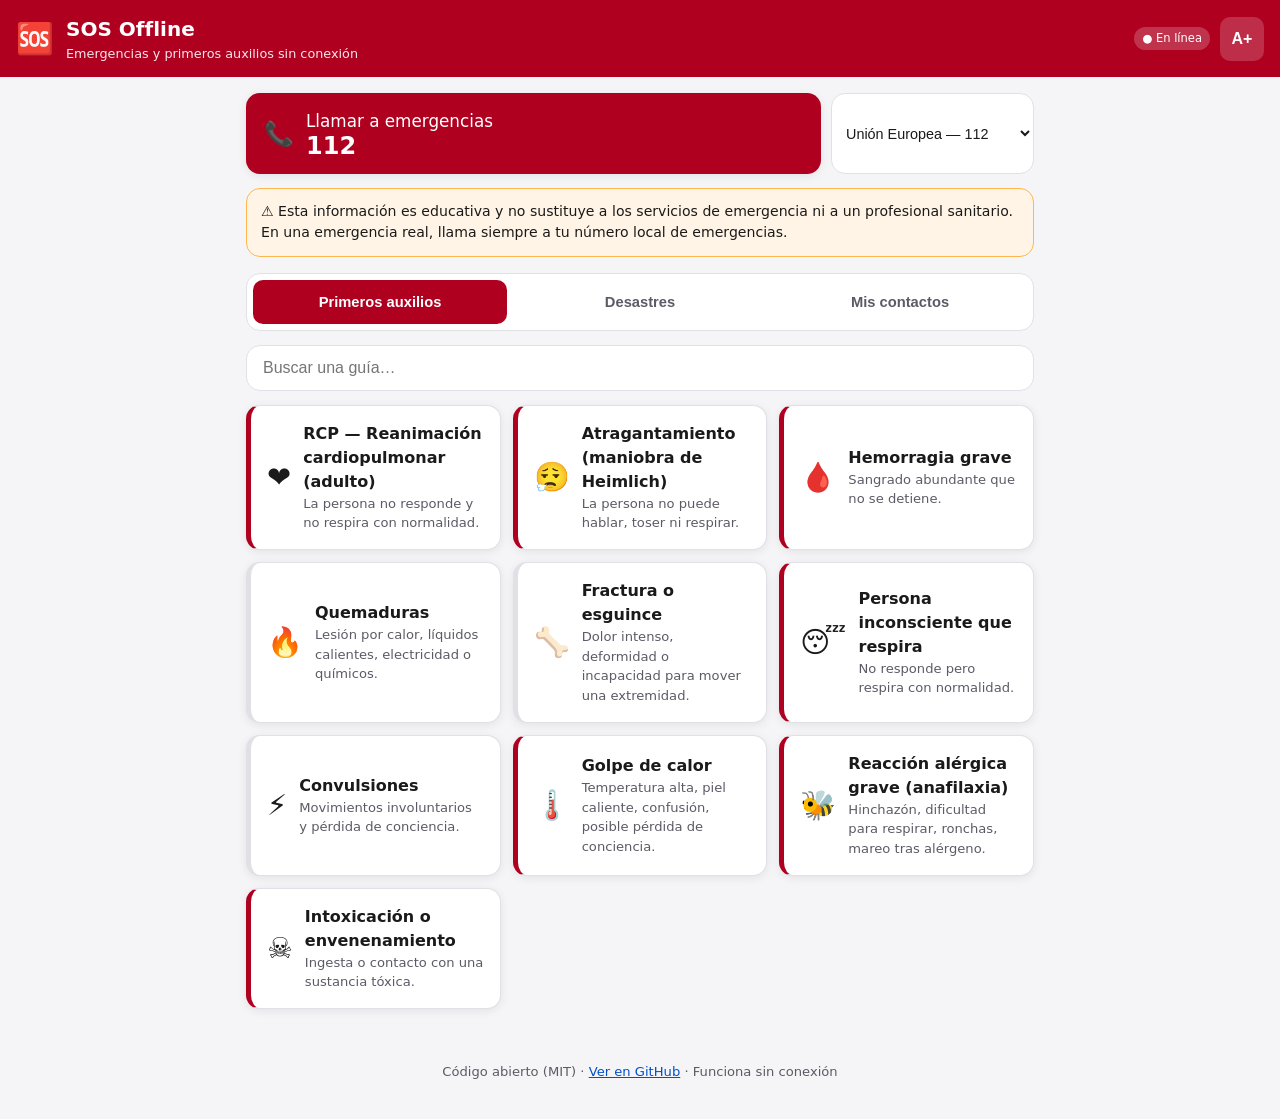
<file: V1/index.html>
<!DOCTYPE html>
<html lang="es">
<head>
  <meta charset="UTF-8" />
  <meta name="viewport" content="width=device-width, initial-scale=1.0, viewport-fit=cover" />
  <meta name="description" content="Guía de emergencias y primeros auxilios que funciona sin conexión a internet. Gratuita, privada y de código abierto." />
  <meta name="theme-color" content="#b00020" />
  <title>SOS Offline — Emergencias sin conexión</title>
  <link rel="manifest" href="manifest.webmanifest" />
  <link rel="icon" href="assets/icons/icon.svg" type="image/svg+xml" />
  <link rel="apple-touch-icon" href="assets/icons/icon.svg" />
  <link rel="stylesheet" href="assets/css/styles.css" />
</head>
<body>
  <a class="skip-link" href="#main">Saltar al contenido</a>

  <header class="app-header">
    <div class="brand">
      <span class="brand__logo" aria-hidden="true">🆘</span>
      <div>
        <h1 class="brand__title">SOS Offline</h1>
        <p class="brand__tagline">Emergencias y primeros auxilios sin conexión</p>
      </div>
    </div>
    <div class="header-actions">
      <span id="net-status" class="net-status" role="status" aria-live="polite"></span>
      <button id="text-size" class="icon-btn" type="button" aria-pressed="false" title="Aumentar tamaño del texto">
        <span aria-hidden="true">A+</span>
        <span class="sr-only">Aumentar tamaño del texto</span>
      </button>
    </div>
  </header>

  <main id="main" class="content">
    <!-- Llamada rápida a emergencias -->
    <section class="call-bar" aria-label="Llamada de emergencia">
      <a id="call-emergency" class="call-bar__btn" href="tel:112">
        <span class="call-bar__icon" aria-hidden="true">📞</span>
        <span>
          Llamar a emergencias
          <strong id="call-number">112</strong>
        </span>
      </a>
      <label class="call-bar__select">
        <span class="sr-only">Elegir número de emergencias por región</span>
        <select id="region-select"></select>
      </label>
    </section>

    <p class="disclaimer" role="note">
      ⚠️ Esta información es educativa y no sustituye a los servicios de emergencia
      ni a un profesional sanitario. En una emergencia real, llama siempre a tu
      número local de emergencias.
    </p>

    <!-- Navegación por pestañas -->
    <nav class="tabs" role="tablist" aria-label="Secciones">
      <button class="tab" role="tab" id="tab-first-aid" aria-controls="panel-first-aid" aria-selected="true">Primeros auxilios</button>
      <button class="tab" role="tab" id="tab-disasters" aria-controls="panel-disasters" aria-selected="false">Desastres</button>
      <button class="tab" role="tab" id="tab-contacts" aria-controls="panel-contacts" aria-selected="false">Mis contactos</button>
    </nav>

    <!-- Buscador -->
    <div class="search-wrap" id="search-wrap">
      <input id="search" type="search" placeholder="Buscar una guía…" aria-label="Buscar una guía" autocomplete="off" />
    </div>

    <section id="panel-first-aid" class="panel" role="tabpanel" aria-labelledby="tab-first-aid" tabindex="0">
      <div id="first-aid-list" class="card-grid"></div>
    </section>

    <section id="panel-disasters" class="panel" role="tabpanel" aria-labelledby="tab-disasters" tabindex="0" hidden>
      <div id="disasters-list" class="card-grid"></div>
    </section>

    <section id="panel-contacts" class="panel" role="tabpanel" aria-labelledby="tab-contacts" tabindex="0" hidden>
      <p class="panel__intro">
        Guarda contactos personales (familia, vecinos, médico). Se almacenan
        <strong>solo en este dispositivo</strong>; nunca se envían a ningún servidor.
      </p>
      <form id="contact-form" class="contact-form">
        <label>Nombre
          <input id="contact-name" type="text" required maxlength="60" placeholder="Ej. María (vecina)" />
        </label>
        <label>Teléfono
          <input id="contact-phone" type="tel" required maxlength="30" placeholder="Ej. +34 600 000 000" />
        </label>
        <button class="btn-primary" type="submit">Añadir contacto</button>
      </form>
      <ul id="contacts-list" class="contacts-list" aria-live="polite"></ul>
    </section>
  </main>

  <!-- Diálogo de detalle de una guía -->
  <dialog id="guide-dialog" class="guide-dialog" aria-labelledby="guide-title">
    <article>
      <header class="guide-dialog__head">
        <h2 id="guide-title"></h2>
        <button id="guide-close" class="icon-btn" type="button" aria-label="Cerrar">✕</button>
      </header>
      <div id="guide-body" class="guide-body"></div>
    </article>
  </dialog>

  <footer class="app-footer">
    <p>
      Código abierto (MIT) ·
      <a href="https://github.com/" id="repo-link" rel="noopener">Ver en GitHub</a> ·
      Funciona sin conexión
    </p>
  </footer>

  <script src="assets/js/data.js"></script>
  <script src="assets/js/app.js"></script>
</body>
</html>
</file>
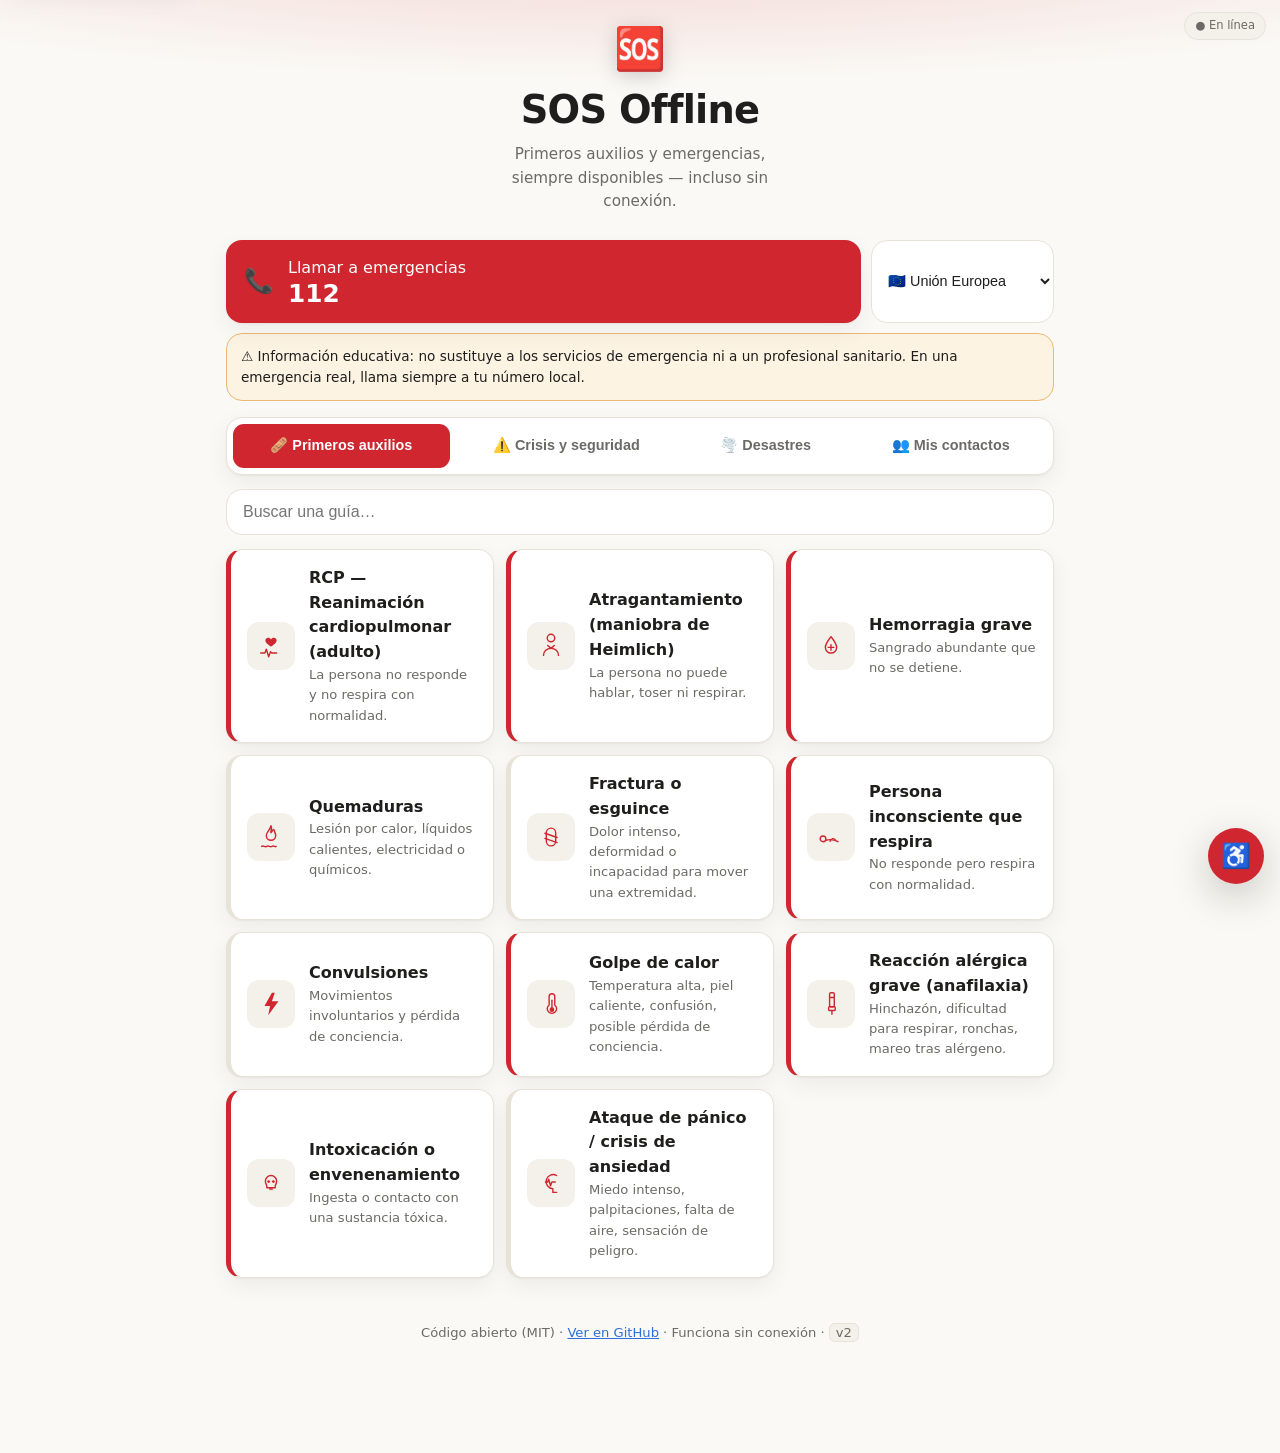
<file: V2/index.html>
<!DOCTYPE html>
<html lang="es">
<head>
  <meta charset="UTF-8" />
  <meta name="viewport" content="width=device-width, initial-scale=1.0, viewport-fit=cover" />
  <meta name="description" content="Guía de primeros auxilios, crisis y emergencias que funciona sin conexión a internet. Gratuita, privada y de código abierto." />
  <meta name="theme-color" content="#cf2630" />
  <title>SOS Offline — Emergencias sin conexión</title>
  <link rel="manifest" href="manifest.webmanifest" />
  <link rel="icon" href="assets/icons/icon.svg" type="image/svg+xml" />
  <link rel="apple-touch-icon" href="assets/icons/icon.svg" />
  <link rel="stylesheet" href="assets/css/styles.css" />
</head>
<body>
  <a class="skip-link" href="#main">Saltar al contenido</a>

  <!-- Cabecera tipo "hero" centrada (estética moderna) -->
  <header class="hero">
    <span id="net-status" class="net-status" role="status" aria-live="polite"></span>
    <div class="hero__logo" aria-hidden="true">🆘</div>
    <h1 class="hero__title">SOS Offline</h1>
    <p class="hero__tagline">Primeros auxilios y emergencias, siempre disponibles — incluso sin conexión.</p>
  </header>

  <main id="main" class="content">
    <!-- Llamada rápida a emergencias -->
    <section class="call-bar" aria-label="Llamada de emergencia">
      <a id="call-emergency" class="call-bar__btn" href="tel:112">
        <span class="call-bar__icon" aria-hidden="true">📞</span>
        <span class="call-bar__label">
          Llamar a emergencias
          <strong id="call-number">112</strong>
        </span>
      </a>
      <label class="call-bar__select">
        <span class="sr-only">Elegir país para el número de emergencias</span>
        <select id="region-select"></select>
      </label>
    </section>
    <div id="service-chips" class="service-chips" aria-label="Servicios de emergencia"></div>

    <p class="disclaimer" role="note">
      ⚠️ Información educativa: no sustituye a los servicios de emergencia ni a un
      profesional sanitario. En una emergencia real, llama siempre a tu número local.
    </p>

    <!-- Navegación por pestañas -->
    <nav class="tabs" role="tablist" aria-label="Secciones">
      <button class="tab" role="tab" id="tab-first-aid" aria-controls="panel-first-aid" aria-selected="true">🩹 Primeros auxilios</button>
      <button class="tab" role="tab" id="tab-crisis" aria-controls="panel-crisis" aria-selected="false">⚠️ Crisis y seguridad</button>
      <button class="tab" role="tab" id="tab-disasters" aria-controls="panel-disasters" aria-selected="false">🌪️ Desastres</button>
      <button class="tab" role="tab" id="tab-contacts" aria-controls="panel-contacts" aria-selected="false">👥 Mis contactos</button>
    </nav>

    <div class="search-wrap" id="search-wrap">
      <input id="search" type="search" placeholder="Buscar una guía…" aria-label="Buscar una guía" autocomplete="off" />
    </div>

    <section id="panel-first-aid" class="panel" role="tabpanel" aria-labelledby="tab-first-aid" tabindex="0">
      <div id="first-aid-list" class="card-grid"></div>
    </section>

    <section id="panel-crisis" class="panel" role="tabpanel" aria-labelledby="tab-crisis" tabindex="0" hidden>
      <p class="panel__intro">
        Guías para situaciones de drogas, armas y violencia. Tu seguridad es lo
        primero: actúa solo cuando la zona sea segura.
      </p>
      <div id="crisis-list" class="card-grid"></div>
    </section>

    <section id="panel-disasters" class="panel" role="tabpanel" aria-labelledby="tab-disasters" tabindex="0" hidden>
      <div id="disasters-list" class="card-grid"></div>
    </section>

    <section id="panel-contacts" class="panel" role="tabpanel" aria-labelledby="tab-contacts" tabindex="0" hidden>
      <p class="panel__intro">
        Guarda contactos personales (familia, vecinos, médico). Se almacenan
        <strong>solo en este dispositivo</strong>; nunca se envían a ningún servidor.
      </p>
      <form id="contact-form" class="contact-form">
        <label>Nombre
          <input id="contact-name" type="text" required maxlength="60" placeholder="Ej. María (vecina)" />
        </label>
        <label>Teléfono
          <input id="contact-phone" type="tel" required maxlength="30" placeholder="Ej. +34 600 000 000" />
        </label>
        <button class="btn-primary" type="submit">Añadir contacto</button>
      </form>
      <ul id="contacts-list" class="contacts-list" aria-live="polite"></ul>
    </section>
  </main>

  <!-- Diálogo de detalle de una guía -->
  <dialog id="guide-dialog" class="guide-dialog" aria-labelledby="guide-title">
    <article>
      <header class="guide-dialog__head">
        <div class="guide-dialog__heading">
          <span id="guide-ill" class="guide-dialog__ill" aria-hidden="true"></span>
          <h2 id="guide-title"></h2>
        </div>
        <div class="guide-dialog__actions">
          <button id="guide-speak" class="chip-btn" type="button" aria-pressed="false">
            <span aria-hidden="true">🔊</span> Leer
          </button>
          <button id="guide-close" class="icon-btn" type="button" aria-label="Cerrar">✕</button>
        </div>
      </header>
      <div id="guide-body" class="guide-body"></div>
    </article>
  </dialog>

  <!-- Botón flotante de accesibilidad (sigue al usuario) -->
  <div class="a11y-fab" id="a11y-fab">
    <div class="a11y-menu" id="a11y-menu" role="menu" aria-label="Opciones de accesibilidad" hidden>
      <div class="a11y-menu__row">
        <span class="a11y-menu__label">Tamaño del texto</span>
        <div class="a11y-menu__group">
          <button id="font-dec" class="a11y-btn" type="button" aria-label="Reducir tamaño del texto">A−</button>
          <button id="font-inc" class="a11y-btn" type="button" aria-label="Aumentar tamaño del texto">A+</button>
        </div>
      </div>
      <div class="a11y-menu__row">
        <span class="a11y-menu__label">Tema</span>
        <button id="theme-toggle" class="a11y-btn a11y-btn--wide" type="button" aria-pressed="false">
          <span id="theme-label">Oscuro</span>
        </button>
      </div>
      <div class="a11y-menu__row">
        <span class="a11y-menu__label">Alto contraste</span>
        <button id="contrast-toggle" class="a11y-btn a11y-btn--wide" type="button" aria-pressed="false">
          <span id="contrast-label">Activar</span>
        </button>
      </div>
    </div>
    <button id="a11y-toggle" class="a11y-fab__btn" type="button" aria-expanded="false" aria-controls="a11y-menu" aria-label="Opciones de accesibilidad">
      <span aria-hidden="true">♿</span>
    </button>
  </div>

  <footer class="app-footer">
    <p>
      Código abierto (MIT) ·
      <a href="https://github.com/" id="repo-link" rel="noopener">Ver en GitHub</a> ·
      Funciona sin conexión · <span class="ver">v2</span>
    </p>
  </footer>

  <script src="assets/js/data.js"></script>
  <script src="assets/js/illustrations.js"></script>
  <script src="assets/js/app.js"></script>
</body>
</html>
</file>
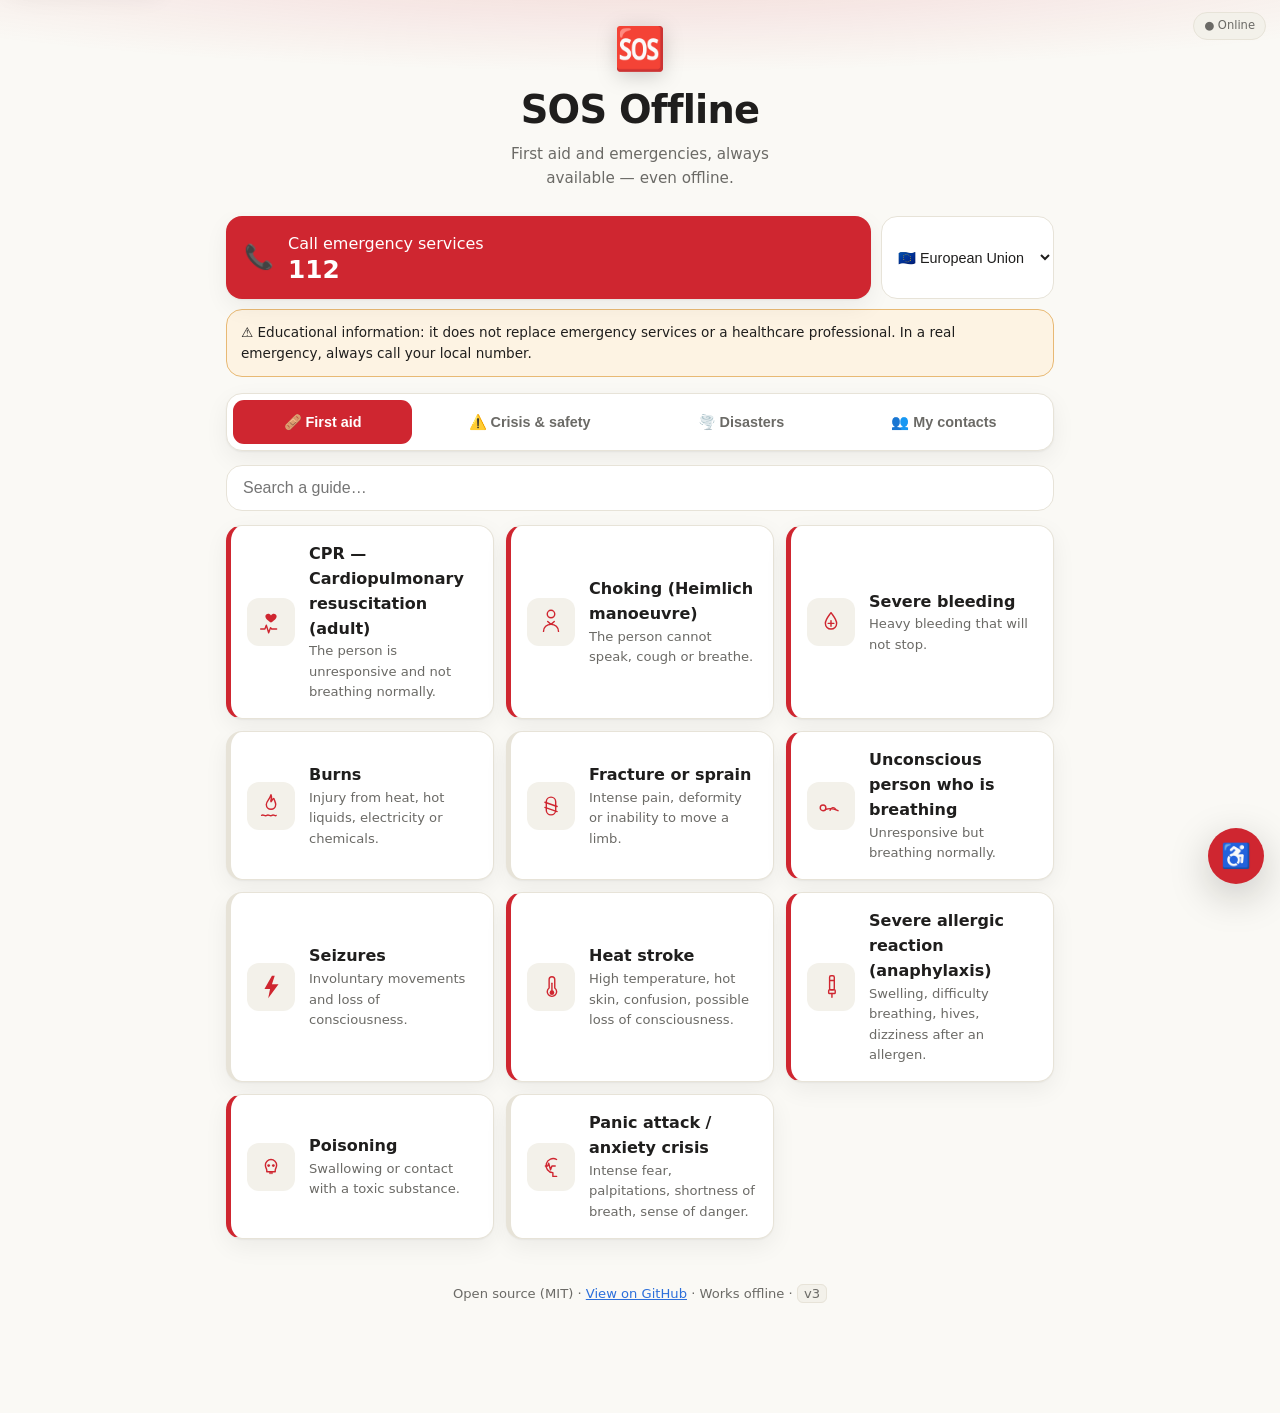
<file: V3/index.html>
<!DOCTYPE html>
<html lang="es">
<head>
  <meta charset="UTF-8" />
  <meta name="viewport" content="width=device-width, initial-scale=1.0, viewport-fit=cover" />
  <meta name="description" content="Guía de primeros auxilios, crisis y emergencias que funciona sin conexión a internet. Gratuita, privada y de código abierto. Disponible en español, inglés y portugués." />
  <meta name="theme-color" content="#cf2630" />
  <title>SOS Offline — Emergencias sin conexión</title>
  <link rel="manifest" href="manifest.webmanifest" />
  <link rel="icon" href="assets/icons/icon.svg" type="image/svg+xml" />
  <link rel="icon" type="image/png" sizes="192x192" href="assets/icons/icon-192.png" />
  <link rel="apple-touch-icon" href="assets/icons/icon-192.png" />
  <link rel="stylesheet" href="assets/css/styles.css" />
</head>
<body>
  <a class="skip-link" id="skip-link" href="#main">↓</a>

  <!-- Cabecera tipo "hero" centrada (estética moderna) -->
  <header class="hero">
    <span id="net-status" class="net-status" role="status" aria-live="polite"></span>
    <div class="hero__logo" aria-hidden="true">🆘</div>
    <h1 class="hero__title">SOS Offline</h1>
    <p class="hero__tagline" id="hero-tagline"></p>
  </header>

  <main id="main" class="content">
    <!-- Llamada rápida a emergencias -->
    <section class="call-bar" aria-label="SOS">
      <a id="call-emergency" class="call-bar__btn" href="tel:112">
        <span class="call-bar__icon" aria-hidden="true">📞</span>
        <span class="call-bar__label">
          <span id="call-label"></span>
          <strong id="call-number">112</strong>
        </span>
      </a>
      <label class="call-bar__select">
        <span class="sr-only" id="region-sr"></span>
        <select id="region-select"></select>
      </label>
    </section>
    <div id="service-chips" class="service-chips"></div>

    <p class="disclaimer" id="disclaimer" role="note"></p>

    <!-- Navegación por pestañas -->
    <nav class="tabs" role="tablist" aria-label="Secciones">
      <button class="tab" role="tab" id="tab-first-aid" aria-controls="panel-first-aid" aria-selected="true"></button>
      <button class="tab" role="tab" id="tab-crisis" aria-controls="panel-crisis" aria-selected="false"></button>
      <button class="tab" role="tab" id="tab-disasters" aria-controls="panel-disasters" aria-selected="false"></button>
      <button class="tab" role="tab" id="tab-contacts" aria-controls="panel-contacts" aria-selected="false"></button>
    </nav>

    <div class="search-wrap" id="search-wrap">
      <input id="search" type="search" aria-label="Buscar" autocomplete="off" />
    </div>

    <section id="panel-first-aid" class="panel" role="tabpanel" aria-labelledby="tab-first-aid" tabindex="0">
      <div id="first-aid-list" class="card-grid"></div>
    </section>

    <section id="panel-crisis" class="panel" role="tabpanel" aria-labelledby="tab-crisis" tabindex="0" hidden>
      <p class="panel__intro" id="crisis-intro"></p>
      <div id="crisis-list" class="card-grid"></div>
    </section>

    <section id="panel-disasters" class="panel" role="tabpanel" aria-labelledby="tab-disasters" tabindex="0" hidden>
      <div id="disasters-list" class="card-grid"></div>
    </section>

    <section id="panel-contacts" class="panel" role="tabpanel" aria-labelledby="tab-contacts" tabindex="0" hidden>
      <p class="panel__intro" id="contacts-intro"></p>
      <form id="contact-form" class="contact-form">
        <label><span id="lbl-name"></span>
          <input id="contact-name" type="text" required maxlength="60" />
        </label>
        <label><span id="lbl-phone"></span>
          <input id="contact-phone" type="tel" required maxlength="30" />
        </label>
        <button class="btn-primary" type="submit" id="add-contact"></button>
      </form>
      <ul id="contacts-list" class="contacts-list" aria-live="polite"></ul>
    </section>
  </main>

  <!-- Diálogo de detalle de una guía -->
  <dialog id="guide-dialog" class="guide-dialog" aria-labelledby="guide-title">
    <article>
      <header class="guide-dialog__head">
        <div class="guide-dialog__heading">
          <span id="guide-ill" class="guide-dialog__ill" aria-hidden="true"></span>
          <h2 id="guide-title"></h2>
        </div>
        <div class="guide-dialog__actions">
          <button id="guide-speak" class="chip-btn" type="button" aria-pressed="false">
            <span aria-hidden="true">🔊</span><span id="speak-text"></span>
          </button>
          <button id="guide-close" class="icon-btn" type="button">✕</button>
        </div>
      </header>
      <div id="guide-body" class="guide-body"></div>
    </article>
  </dialog>

  <!-- Botón flotante de accesibilidad (sigue al usuario) -->
  <div class="a11y-fab" id="a11y-fab">
    <div class="a11y-menu" id="a11y-menu" role="menu" hidden>
      <div class="a11y-menu__row">
        <span class="a11y-menu__label" id="lbl-language"></span>
        <select id="lang-select" class="a11y-select"></select>
      </div>
      <div class="a11y-menu__row">
        <span class="a11y-menu__label" id="lbl-textsize"></span>
        <div class="a11y-menu__group">
          <button id="font-dec" class="a11y-btn" type="button">A−</button>
          <button id="font-inc" class="a11y-btn" type="button">A+</button>
        </div>
      </div>
      <div class="a11y-menu__row">
        <span class="a11y-menu__label" id="lbl-theme"></span>
        <button id="theme-toggle" class="a11y-btn a11y-btn--wide" type="button" aria-pressed="false">
          <span id="theme-label"></span>
        </button>
      </div>
      <div class="a11y-menu__row">
        <span class="a11y-menu__label" id="lbl-contrast"></span>
        <button id="contrast-toggle" class="a11y-btn a11y-btn--wide" type="button" aria-pressed="false">
          <span id="contrast-label"></span>
        </button>
      </div>
    </div>
    <button id="a11y-toggle" class="a11y-fab__btn" type="button" aria-expanded="false" aria-controls="a11y-menu">
      <span aria-hidden="true">♿</span>
    </button>
  </div>

  <footer class="app-footer">
    <p>
      <span id="foot-os"></span> ·
      <a href="https://github.com/" id="repo-link" rel="noopener"><span id="foot-github"></span></a> ·
      <span id="foot-offline"></span> · <span class="ver">v3</span>
    </p>
  </footer>

  <script src="assets/js/i18n.js"></script>
  <script src="assets/js/data.js"></script>
  <script src="assets/js/illustrations.js"></script>
  <script src="assets/js/app.js"></script>
</body>
</html>
</file>
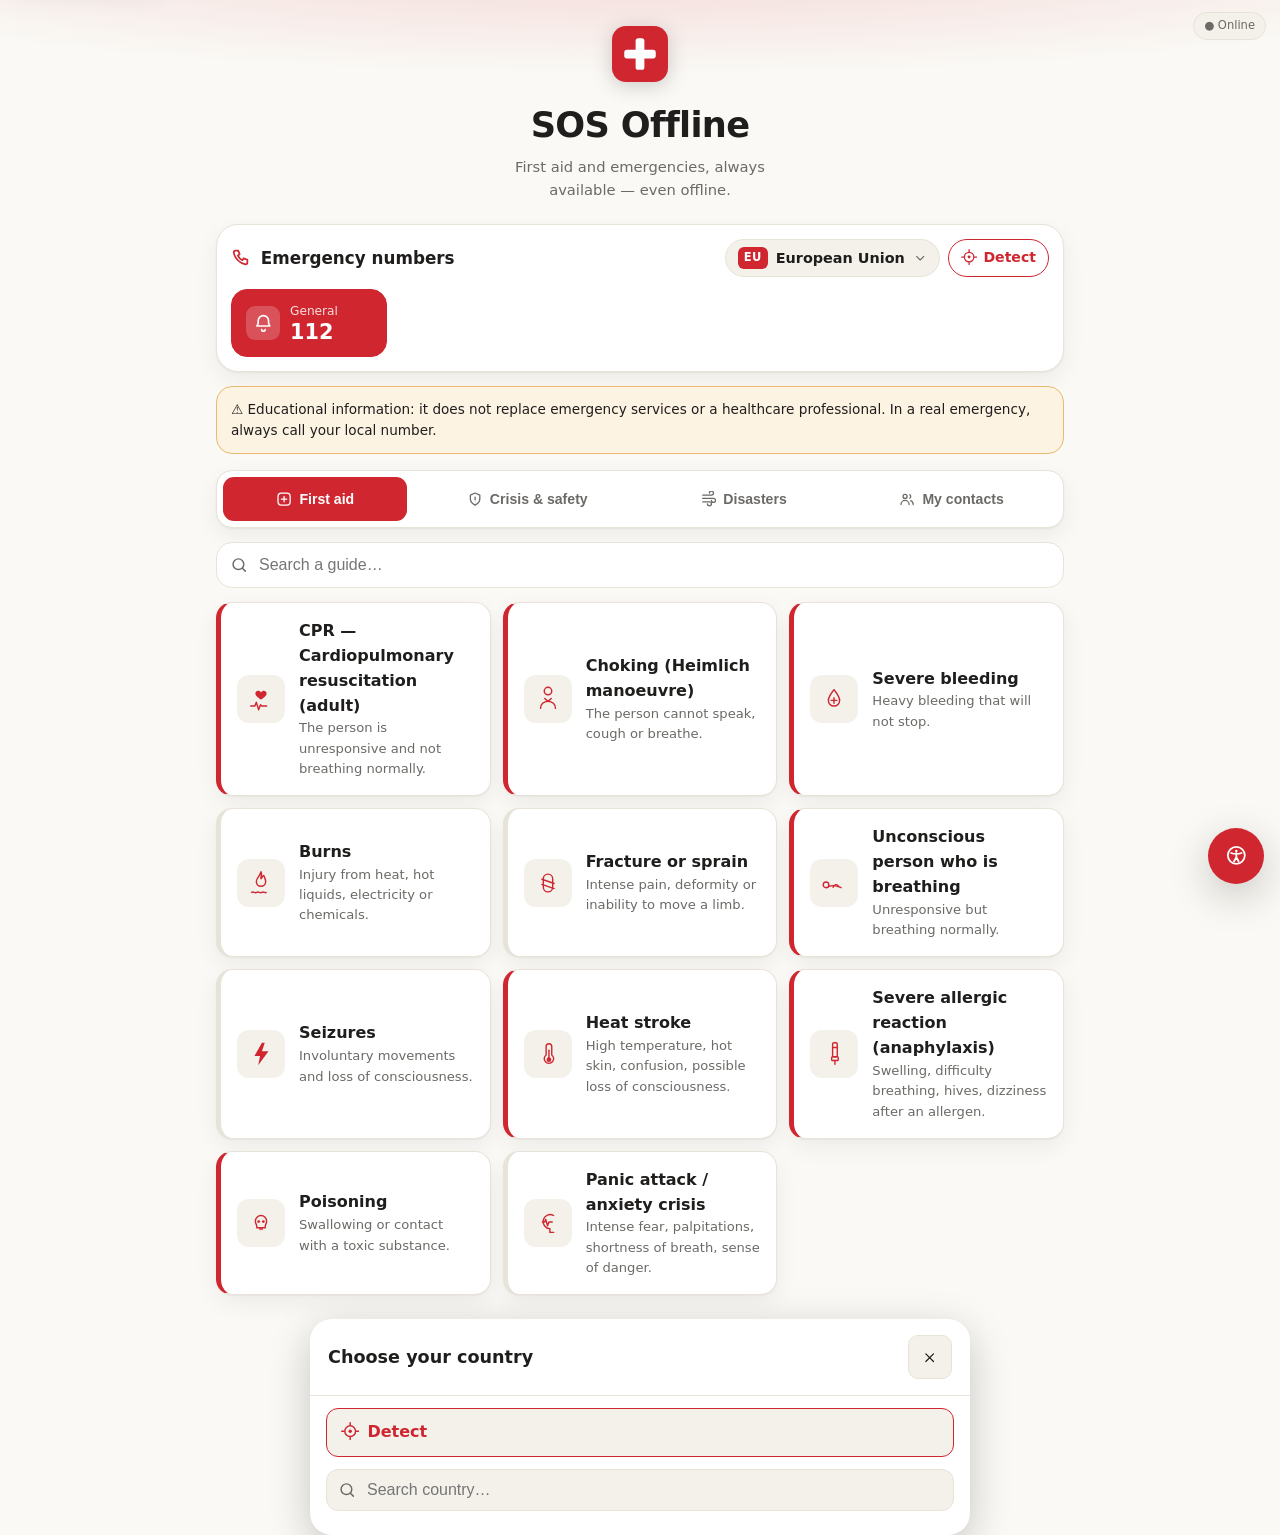
<file: V4/index.html>
<!DOCTYPE html>
<html lang="es">
<head>
  <meta charset="UTF-8" />
  <meta name="viewport" content="width=device-width, initial-scale=1.0, viewport-fit=cover" />
  <meta name="description" content="Guía de primeros auxilios, crisis y emergencias que funciona sin conexión. Gratuita, privada y de código abierto. Español, English, Português, Français, Deutsch, Italiano, 中文." />
  <meta name="theme-color" content="#cf2630" />
  <title>SOS Offline — Emergencias sin conexión</title>
  <link rel="manifest" href="manifest.webmanifest" />
  <link rel="icon" href="assets/icons/icon.svg" type="image/svg+xml" />
  <link rel="icon" type="image/png" sizes="192x192" href="assets/icons/icon-192.png" />
  <link rel="apple-touch-icon" href="assets/icons/icon-192.png" />
  <link rel="stylesheet" href="assets/css/styles.css" />
</head>
<body>
  <a class="skip-link" id="skip-link" href="#main">↓</a>

  <header class="hero">
    <span id="net-status" class="net-status" role="status" aria-live="polite"></span>
    <span class="hero__logo" id="hero-logo" aria-hidden="true"></span>
    <h1 class="hero__title">SOS Offline</h1>
    <p class="hero__tagline" id="hero-tagline"></p>
  </header>

  <main id="main" class="content">
    <!-- Números de emergencia -->
    <section class="emergency" aria-labelledby="emergency-title">
      <div class="emergency__head">
        <h2 class="emergency__title" id="emergency-title">
          <span class="emergency__title-ic" data-icon="phone"></span>
          <span id="emergency-title-txt"></span>
        </h2>
        <div class="emergency__controls">
          <button id="country-btn" class="country-btn" type="button">
            <span class="country-btn__badge" id="country-badge"></span>
            <span class="country-btn__name" id="country-name"></span>
            <span class="country-btn__chev" data-icon="chevron"></span>
          </button>
          <button id="detect-btn" class="detect-btn" type="button">
            <span data-icon="detect"></span><span id="detect-txt"></span>
          </button>
        </div>
      </div>
      <div id="num-grid" class="num-grid" aria-label="Emergencia"></div>
    </section>

    <p class="disclaimer" id="disclaimer" role="note"></p>

    <!-- Navegación por pestañas -->
    <nav class="tabs" role="tablist" aria-label="Secciones">
      <button class="tab" role="tab" id="tab-first-aid" aria-controls="panel-first-aid" aria-selected="true">
        <span class="tab__ic" data-icon="firstaid"></span><span class="tab__txt" id="txt-firstaid"></span>
      </button>
      <button class="tab" role="tab" id="tab-crisis" aria-controls="panel-crisis" aria-selected="false">
        <span class="tab__ic" data-icon="crisis"></span><span class="tab__txt" id="txt-crisis"></span>
      </button>
      <button class="tab" role="tab" id="tab-disasters" aria-controls="panel-disasters" aria-selected="false">
        <span class="tab__ic" data-icon="disasters"></span><span class="tab__txt" id="txt-disasters"></span>
      </button>
      <button class="tab" role="tab" id="tab-contacts" aria-controls="panel-contacts" aria-selected="false">
        <span class="tab__ic" data-icon="contacts"></span><span class="tab__txt" id="txt-contacts"></span>
      </button>
    </nav>

    <div class="search-wrap" id="search-wrap">
      <span class="search-ic" data-icon="search"></span>
      <input id="search" type="search" aria-label="Buscar" autocomplete="off" />
    </div>

    <section id="panel-first-aid" class="panel" role="tabpanel" aria-labelledby="tab-first-aid" tabindex="0">
      <div id="first-aid-list" class="card-grid"></div>
    </section>
    <section id="panel-crisis" class="panel" role="tabpanel" aria-labelledby="tab-crisis" tabindex="0" hidden>
      <p class="panel__intro" id="crisis-intro"></p>
      <div id="crisis-list" class="card-grid"></div>
    </section>
    <section id="panel-disasters" class="panel" role="tabpanel" aria-labelledby="tab-disasters" tabindex="0" hidden>
      <div id="disasters-list" class="card-grid"></div>
    </section>
    <section id="panel-contacts" class="panel" role="tabpanel" aria-labelledby="tab-contacts" tabindex="0" hidden>
      <p class="panel__intro" id="contacts-intro"></p>
      <form id="contact-form" class="contact-form">
        <label><span id="lbl-name"></span>
          <input id="contact-name" type="text" required maxlength="60" />
        </label>
        <label><span id="lbl-phone"></span>
          <input id="contact-phone" type="tel" required maxlength="30" />
        </label>
        <button class="btn-primary" type="submit" id="add-contact"></button>
      </form>
      <ul id="contacts-list" class="contacts-list" aria-live="polite"></ul>
    </section>
  </main>

  <!-- Diálogo de detalle de una guía -->
  <dialog id="guide-dialog" class="guide-dialog" aria-labelledby="guide-title">
    <article>
      <header class="guide-dialog__head">
        <div class="guide-dialog__heading">
          <span id="guide-ill" class="guide-dialog__ill" aria-hidden="true"></span>
          <h2 id="guide-title"></h2>
        </div>
        <button id="guide-close" class="icon-btn" type="button"><span data-icon="close"></span></button>
      </header>
      <div id="guide-body" class="guide-body"></div>
      <footer class="guide-dialog__foot">
        <button id="guide-speak" class="foot-btn" type="button" aria-pressed="false">
          <span data-icon="read"></span><span id="speak-text"></span>
        </button>
        <button id="guide-download" class="foot-btn foot-btn--primary" type="button">
          <span data-icon="download"></span><span id="download-text"></span>
        </button>
      </footer>
    </article>
  </dialog>

  <!-- Selector de país (animado) -->
  <dialog id="country-dialog" class="country-dialog" aria-labelledby="country-dialog-title">
    <header class="country-dialog__head">
      <h2 id="country-dialog-title"></h2>
      <button id="country-close" class="icon-btn" type="button"><span data-icon="close"></span></button>
    </header>
    <button id="country-detect" class="detect-row" type="button">
      <span data-icon="detect"></span><span id="country-detect-txt"></span>
    </button>
    <div class="country-search">
      <span class="search-ic" data-icon="search"></span>
      <input id="country-search-input" type="search" autocomplete="off" />
    </div>
    <ul id="country-list" class="country-list"></ul>
  </dialog>

  <!-- Botón flotante de accesibilidad -->
  <div class="a11y-fab" id="a11y-fab">
    <div class="a11y-menu" id="a11y-menu" role="menu" hidden>
      <div class="a11y-menu__row">
        <span class="a11y-menu__label"><span data-icon="globe"></span> <span id="lbl-language"></span></span>
        <select id="lang-select" class="a11y-select"></select>
      </div>
      <div class="a11y-menu__row">
        <span class="a11y-menu__label" id="lbl-textsize"></span>
        <div class="a11y-menu__group">
          <button id="font-dec" class="a11y-btn" type="button">A−</button>
          <button id="font-inc" class="a11y-btn" type="button">A+</button>
        </div>
      </div>
      <div class="a11y-menu__row">
        <span class="a11y-menu__label" id="lbl-theme"></span>
        <button id="theme-toggle" class="a11y-btn a11y-btn--wide" type="button" aria-pressed="false">
          <span id="theme-icon" data-icon="moon"></span><span id="theme-label"></span>
        </button>
      </div>
      <div class="a11y-menu__row">
        <span class="a11y-menu__label" id="lbl-contrast"></span>
        <button id="contrast-toggle" class="a11y-btn a11y-btn--wide" type="button" aria-pressed="false">
          <span id="contrast-label"></span>
        </button>
      </div>
    </div>
    <button id="a11y-toggle" class="a11y-fab__btn" type="button" aria-expanded="false" aria-controls="a11y-menu">
      <span data-icon="accessibility"></span>
    </button>
  </div>

  <footer class="app-footer">
    <p>
      <span id="foot-os"></span> ·
      <a href="https://github.com/xXxCoNtReRaSxXx/sos-offline" id="repo-link" rel="noopener"><span id="foot-github"></span></a> ·
      <span id="foot-offline"></span> · <span class="ver">v4</span>
    </p>
  </footer>

  <script src="assets/js/i18n.js"></script>
  <script src="assets/js/data.js"></script>
  <script src="assets/js/content-extra.js"></script>
  <script src="assets/js/illustrations.js"></script>
  <script src="assets/js/icons.js"></script>
  <script src="assets/js/app.js"></script>
</body>
</html>
</file>
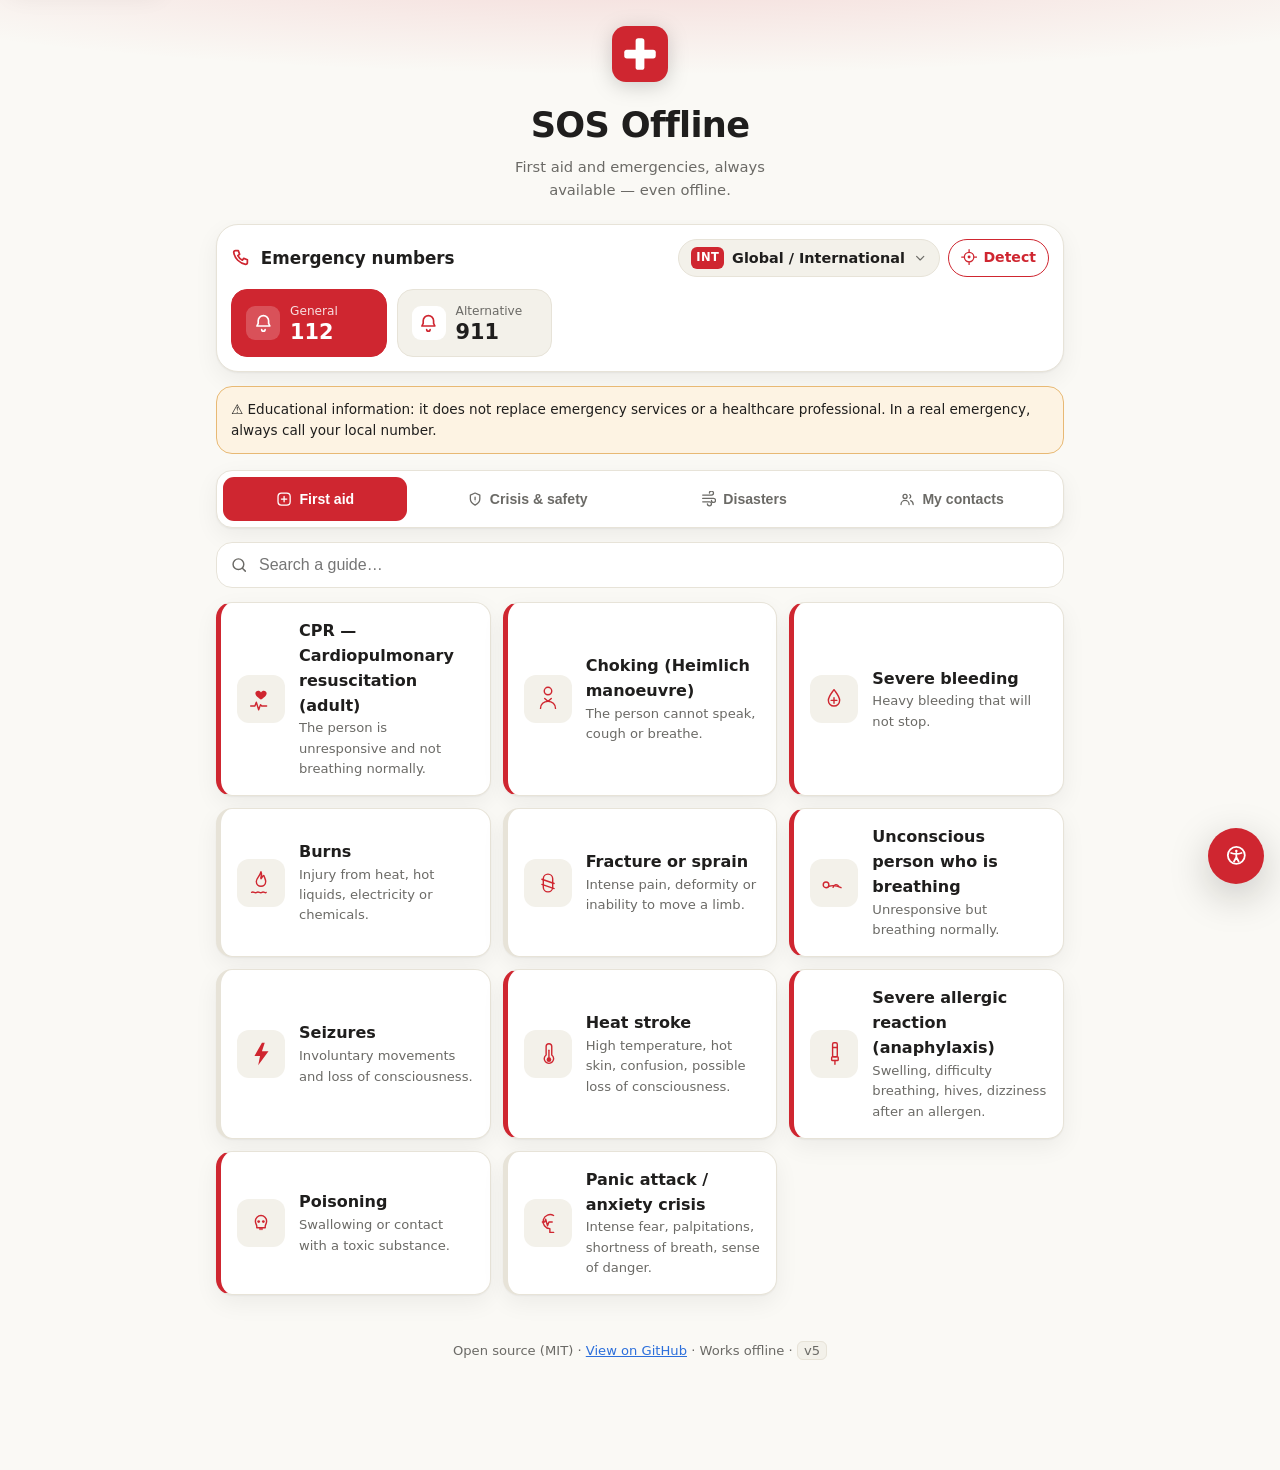
<file: V5/index.html>
<!DOCTYPE html>
<html lang="es">
<head>
  <meta charset="UTF-8" />
  <meta name="viewport" content="width=device-width, initial-scale=1.0, viewport-fit=cover" />
  <meta name="description" content="Guía de primeros auxilios, crisis y emergencias que funciona sin conexión. Gratuita, privada y de código abierto. Español, English, Português, Français, Deutsch, Italiano, 中文." />
  <meta name="theme-color" content="#cf2630" />
  <title>SOS Offline — Emergencias sin conexión</title>
  <link rel="manifest" href="manifest.webmanifest" />
  <link rel="icon" href="assets/icons/icon.svg" type="image/svg+xml" />
  <link rel="icon" type="image/png" sizes="192x192" href="assets/icons/icon-192.png" />
  <link rel="apple-touch-icon" href="assets/icons/icon-192.png" />
  <link rel="stylesheet" href="assets/css/styles.css" />
</head>
<body>
  <a class="skip-link" id="skip-link" href="#main">↓</a>

  <header class="hero">
    <span id="net-status" class="net-status" role="status" aria-live="polite"></span>
    <span class="hero__logo" id="hero-logo" aria-hidden="true"></span>
    <h1 class="hero__title">SOS Offline</h1>
    <p class="hero__tagline" id="hero-tagline"></p>
  </header>

  <main id="main" class="content">
    <!-- Números de emergencia -->
    <section class="emergency" aria-labelledby="emergency-title">
      <div class="emergency__head">
        <h2 class="emergency__title" id="emergency-title">
          <span class="emergency__title-ic" data-icon="phone"></span>
          <span id="emergency-title-txt"></span>
        </h2>
        <div class="emergency__controls">
          <button id="country-btn" class="country-btn" type="button">
            <span class="country-btn__badge" id="country-badge"></span>
            <span class="country-btn__name" id="country-name"></span>
            <span class="country-btn__chev" data-icon="chevron"></span>
          </button>
          <button id="detect-btn" class="detect-btn" type="button">
            <span data-icon="detect"></span><span id="detect-txt"></span>
          </button>
        </div>
      </div>
      <div id="num-grid" class="num-grid" aria-label="Emergencia"></div>
    </section>

    <p class="disclaimer" id="disclaimer" role="note"></p>

    <!-- Navegación por pestañas -->
    <nav class="tabs" role="tablist" aria-label="Secciones">
      <button class="tab" role="tab" id="tab-first-aid" aria-controls="panel-first-aid" aria-selected="true">
        <span class="tab__ic" data-icon="firstaid"></span><span class="tab__txt" id="txt-firstaid"></span>
      </button>
      <button class="tab" role="tab" id="tab-crisis" aria-controls="panel-crisis" aria-selected="false">
        <span class="tab__ic" data-icon="crisis"></span><span class="tab__txt" id="txt-crisis"></span>
      </button>
      <button class="tab" role="tab" id="tab-disasters" aria-controls="panel-disasters" aria-selected="false">
        <span class="tab__ic" data-icon="disasters"></span><span class="tab__txt" id="txt-disasters"></span>
      </button>
      <button class="tab" role="tab" id="tab-contacts" aria-controls="panel-contacts" aria-selected="false">
        <span class="tab__ic" data-icon="contacts"></span><span class="tab__txt" id="txt-contacts"></span>
      </button>
    </nav>

    <div class="search-wrap" id="search-wrap">
      <span class="search-ic" data-icon="search"></span>
      <input id="search" type="search" aria-label="Buscar" autocomplete="off" />
    </div>

    <section id="panel-first-aid" class="panel" role="tabpanel" aria-labelledby="tab-first-aid" tabindex="0">
      <div id="first-aid-list" class="card-grid"></div>
    </section>
    <section id="panel-crisis" class="panel" role="tabpanel" aria-labelledby="tab-crisis" tabindex="0" hidden>
      <p class="panel__intro" id="crisis-intro"></p>
      <div id="crisis-list" class="card-grid"></div>
    </section>
    <section id="panel-disasters" class="panel" role="tabpanel" aria-labelledby="tab-disasters" tabindex="0" hidden>
      <div id="disasters-list" class="card-grid"></div>
    </section>
    <section id="panel-contacts" class="panel" role="tabpanel" aria-labelledby="tab-contacts" tabindex="0" hidden>
      <p class="panel__intro" id="contacts-intro"></p>
      <form id="contact-form" class="contact-form">
        <label><span id="lbl-name"></span>
          <input id="contact-name" type="text" required maxlength="60" />
        </label>
        <label><span id="lbl-phone"></span>
          <input id="contact-phone" type="tel" required maxlength="30" />
        </label>
        <button class="btn-primary" type="submit" id="add-contact"></button>
      </form>
      <ul id="contacts-list" class="contacts-list" aria-live="polite"></ul>
    </section>

    <!-- Resultados de la búsqueda global (todas las categorías) -->
    <section id="panel-search" class="panel" aria-label="Resultados" hidden>
      <div id="search-results" class="card-grid"></div>
      <p id="search-empty" class="empty" hidden></p>
    </section>
  </main>

  <!-- Diálogo de detalle de una guía -->
  <dialog id="guide-dialog" class="guide-dialog" aria-labelledby="guide-title">
    <article>
      <header class="guide-dialog__head">
        <div class="guide-dialog__heading">
          <span id="guide-ill" class="guide-dialog__ill" aria-hidden="true"></span>
          <h2 id="guide-title"></h2>
        </div>
        <button id="guide-close" class="icon-btn" type="button"><span data-icon="close"></span></button>
      </header>
      <div id="guide-body" class="guide-body"></div>
      <footer class="guide-dialog__foot">
        <button id="guide-speak" class="foot-btn" type="button" aria-pressed="false">
          <span data-icon="read"></span><span id="speak-text"></span>
        </button>
        <button id="guide-download" class="foot-btn foot-btn--primary" type="button">
          <span data-icon="download"></span><span id="download-text"></span>
        </button>
      </footer>
    </article>
  </dialog>

  <!-- Selector de país (animado) -->
  <dialog id="country-dialog" class="country-dialog" aria-labelledby="country-dialog-title">
    <header class="country-dialog__head">
      <h2 id="country-dialog-title"></h2>
      <button id="country-close" class="icon-btn" type="button"><span data-icon="close"></span></button>
    </header>
    <button id="country-detect" class="detect-row" type="button">
      <span data-icon="detect"></span><span id="country-detect-txt"></span>
    </button>
    <div class="country-search">
      <span class="search-ic" data-icon="search"></span>
      <input id="country-search-input" type="search" autocomplete="off" />
    </div>
    <ul id="country-list" class="country-list"></ul>
  </dialog>

  <!-- Botón flotante de accesibilidad -->
  <div class="a11y-fab" id="a11y-fab">
    <div class="a11y-menu" id="a11y-menu" role="menu" hidden>
      <div class="a11y-menu__row">
        <span class="a11y-menu__label"><span data-icon="globe"></span> <span id="lbl-language"></span></span>
        <select id="lang-select" class="a11y-select"></select>
      </div>
      <div class="a11y-menu__row">
        <span class="a11y-menu__label" id="lbl-textsize"></span>
        <div class="a11y-menu__group">
          <button id="font-dec" class="a11y-btn" type="button">A−</button>
          <button id="font-inc" class="a11y-btn" type="button">A+</button>
        </div>
      </div>
      <div class="a11y-menu__row">
        <span class="a11y-menu__label" id="lbl-theme"></span>
        <button id="theme-toggle" class="a11y-btn a11y-btn--wide" type="button" aria-pressed="false">
          <span id="theme-icon" data-icon="moon"></span><span id="theme-label"></span>
        </button>
      </div>
      <div class="a11y-menu__row">
        <span class="a11y-menu__label" id="lbl-contrast"></span>
        <button id="contrast-toggle" class="a11y-btn a11y-btn--wide" type="button" aria-pressed="false">
          <span id="contrast-label"></span>
        </button>
      </div>
    </div>
    <button id="a11y-toggle" class="a11y-fab__btn" type="button" aria-expanded="false" aria-controls="a11y-menu">
      <span data-icon="accessibility"></span>
    </button>
  </div>

  <footer class="app-footer">
    <p>
      <span id="foot-os"></span> ·
      <a href="https://github.com/xXxCoNtReRaSxXx/sos-offline" id="repo-link" rel="noopener"><span id="foot-github"></span></a> ·
      <span id="foot-offline"></span> · <span class="ver">v5</span>
    </p>
  </footer>

  <script src="assets/js/i18n.js"></script>
  <script src="assets/js/data.js"></script>
  <script src="assets/js/content-extra.js"></script>
  <script src="assets/js/illustrations.js"></script>
  <script src="assets/js/icons.js"></script>
  <script src="assets/js/app.js"></script>
</body>
</html>
</file>
<file: V1/assets/css/styles.css>
/* SOS Offline — estilos. Sin dependencias externas para funcionar sin conexión. */

:root {
  --red: #b00020;
  --red-dark: #7f0016;
  --bg: #f5f5f7;
  --surface: #ffffff;
  --text: #1a1a1a;
  --muted: #5b5b66;
  --border: #e0e0e6;
  --warn-bg: #fff4e5;
  --warn-border: #ffb74d;
  --focus: #0050c8;
  --radius: 14px;
  --shadow: 0 2px 10px rgba(0, 0, 0, 0.08);
  --font-scale: 1;
}

@media (prefers-color-scheme: dark) {
  :root {
    --bg: #121214;
    --surface: #1e1e22;
    --text: #f2f2f5;
    --muted: #a9a9b3;
    --border: #34343a;
    --warn-bg: #3a2e15;
    --warn-border: #b9842f;
    --focus: #6ea8ff;
  }
}

* { box-sizing: border-box; }

html { font-size: calc(100% * var(--font-scale)); }

body {
  margin: 0;
  font-family: system-ui, -apple-system, "Segoe UI", Roboto, sans-serif;
  background: var(--bg);
  color: var(--text);
  line-height: 1.5;
  padding-bottom: env(safe-area-inset-bottom);
}

:focus-visible {
  outline: 3px solid var(--focus);
  outline-offset: 2px;
  border-radius: 4px;
}

.sr-only {
  position: absolute;
  width: 1px; height: 1px;
  padding: 0; margin: -1px;
  overflow: hidden; clip: rect(0 0 0 0);
  white-space: nowrap; border: 0;
}

.skip-link {
  position: absolute;
  left: 8px; top: -48px;
  background: var(--surface);
  color: var(--text);
  padding: 10px 16px;
  border-radius: 8px;
  z-index: 100;
  transition: top .15s ease;
}
.skip-link:focus { top: 8px; }

/* Cabecera */
.app-header {
  display: flex;
  align-items: center;
  justify-content: space-between;
  gap: 12px;
  padding: 14px 16px;
  background: var(--red);
  color: #fff;
  position: sticky;
  top: 0;
  z-index: 20;
  padding-top: calc(14px + env(safe-area-inset-top));
}
.brand { display: flex; align-items: center; gap: 12px; }
.brand__logo { font-size: 1.9rem; }
.brand__title { margin: 0; font-size: 1.25rem; }
.brand__tagline { margin: 0; font-size: .8rem; opacity: .9; }
.header-actions { display: flex; align-items: center; gap: 10px; }

.net-status {
  font-size: .72rem;
  padding: 3px 8px;
  border-radius: 999px;
  background: rgba(255, 255, 255, .2);
  white-space: nowrap;
}
.net-status.is-offline { background: #ffd54f; color: #3a2e00; }

.icon-btn {
  background: rgba(255, 255, 255, .18);
  color: #fff;
  border: 0;
  border-radius: 10px;
  min-width: 44px;
  min-height: 44px;
  font-size: 1rem;
  font-weight: 700;
  cursor: pointer;
}
.icon-btn:hover { background: rgba(255, 255, 255, .3); }

.content { max-width: 820px; margin: 0 auto; padding: 16px; }

/* Barra de llamada */
.call-bar {
  display: flex;
  gap: 10px;
  margin-bottom: 14px;
}
.call-bar__btn {
  flex: 1;
  display: flex;
  align-items: center;
  gap: 12px;
  background: var(--red);
  color: #fff;
  text-decoration: none;
  padding: 16px 18px;
  border-radius: var(--radius);
  font-size: 1.05rem;
  box-shadow: var(--shadow);
}
.call-bar__btn:hover { background: var(--red-dark); }
.call-bar__icon { font-size: 1.5rem; }
.call-bar__btn strong { display: block; font-size: 1.5rem; line-height: 1; }
.call-bar__select select {
  height: 100%;
  min-height: 44px;
  border-radius: var(--radius);
  border: 1px solid var(--border);
  background: var(--surface);
  color: var(--text);
  padding: 0 10px;
  font-size: .9rem;
}

.disclaimer {
  background: var(--warn-bg);
  border: 1px solid var(--warn-border);
  border-radius: var(--radius);
  padding: 12px 14px;
  font-size: .88rem;
  margin: 0 0 16px;
}

/* Pestañas */
.tabs {
  display: flex;
  gap: 6px;
  background: var(--surface);
  border: 1px solid var(--border);
  border-radius: var(--radius);
  padding: 6px;
  margin-bottom: 14px;
}
.tab {
  flex: 1;
  border: 0;
  background: transparent;
  color: var(--muted);
  padding: 12px 8px;
  border-radius: 10px;
  font-size: .92rem;
  font-weight: 600;
  cursor: pointer;
  min-height: 44px;
}
.tab[aria-selected="true"] { background: var(--red); color: #fff; }

.search-wrap { margin-bottom: 14px; }
#search {
  width: 100%;
  padding: 13px 16px;
  font-size: 1rem;
  border: 1px solid var(--border);
  border-radius: var(--radius);
  background: var(--surface);
  color: var(--text);
}

.panel__intro { color: var(--muted); font-size: .9rem; }

/* Tarjetas */
.card-grid {
  display: grid;
  grid-template-columns: repeat(auto-fill, minmax(220px, 1fr));
  gap: 12px;
}
.card {
  display: flex;
  align-items: center;
  gap: 12px;
  text-align: left;
  background: var(--surface);
  border: 1px solid var(--border);
  border-left: 5px solid var(--border);
  border-radius: var(--radius);
  padding: 16px;
  cursor: pointer;
  font: inherit;
  color: var(--text);
  box-shadow: var(--shadow);
}
.card:hover { transform: translateY(-2px); transition: transform .12s ease; }
.card.is-danger { border-left-color: var(--red); }
.card__icon { font-size: 1.8rem; }
.card__text { display: flex; flex-direction: column; }
.card__title { font-weight: 700; }
.card__summary { font-size: .82rem; color: var(--muted); }

.empty { color: var(--muted); padding: 20px; text-align: center; }

/* Diálogo de guía */
.guide-dialog {
  width: min(640px, 94vw);
  max-height: 88vh;
  border: 0;
  border-radius: 18px;
  padding: 0;
  background: var(--surface);
  color: var(--text);
  box-shadow: 0 12px 40px rgba(0, 0, 0, .3);
}
.guide-dialog::backdrop { background: rgba(0, 0, 0, .55); }
.guide-dialog__head {
  display: flex;
  align-items: flex-start;
  justify-content: space-between;
  gap: 12px;
  padding: 18px 20px;
  border-bottom: 1px solid var(--border);
  position: sticky;
  top: 0;
  background: var(--surface);
}
.guide-dialog__head h2 { margin: 0; font-size: 1.2rem; }
.guide-dialog__head .icon-btn { background: var(--border); color: var(--text); }
.guide-body { padding: 18px 20px; overflow-y: auto; }
.guide-body h3 { margin: 18px 0 8px; font-size: 1rem; }
.guide-body h3:first-child { margin-top: 0; }
.guide-body ol, .guide-body ul { margin: 0; padding-left: 22px; }
.guide-body li { margin-bottom: 10px; }
.guide-body .donts li::marker { content: "⛔ "; }
.guide-body .phase-label {
  display: inline-block;
  font-size: .75rem;
  font-weight: 700;
  text-transform: uppercase;
  letter-spacing: .04em;
  color: var(--red);
}

/* Contactos */
.contact-form {
  display: grid;
  gap: 12px;
  margin: 14px 0 20px;
}
.contact-form label { display: flex; flex-direction: column; gap: 6px; font-weight: 600; font-size: .9rem; }
.contact-form input {
  padding: 12px 14px;
  font-size: 1rem;
  border: 1px solid var(--border);
  border-radius: 10px;
  background: var(--bg);
  color: var(--text);
}
.btn-primary {
  background: var(--red);
  color: #fff;
  border: 0;
  border-radius: 10px;
  padding: 13px;
  font-size: 1rem;
  font-weight: 700;
  cursor: pointer;
  min-height: 44px;
}
.btn-primary:hover { background: var(--red-dark); }

.contacts-list { list-style: none; margin: 0; padding: 0; display: grid; gap: 10px; }
.contact-item {
  display: flex;
  align-items: center;
  justify-content: space-between;
  gap: 10px;
  background: var(--surface);
  border: 1px solid var(--border);
  border-radius: var(--radius);
  padding: 12px 14px;
}
.contact-item__info { display: flex; flex-direction: column; }
.contact-item__name { font-weight: 700; }
.contact-item__phone { color: var(--muted); font-size: .88rem; text-decoration: none; }
.contact-item__actions { display: flex; gap: 8px; }
.contact-item a.call {
  background: var(--red);
  color: #fff;
  text-decoration: none;
  padding: 8px 12px;
  border-radius: 8px;
  font-weight: 700;
}
.contact-item button.del {
  background: transparent;
  border: 1px solid var(--border);
  color: var(--muted);
  border-radius: 8px;
  padding: 8px 10px;
  cursor: pointer;
}

.app-footer {
  text-align: center;
  color: var(--muted);
  font-size: .82rem;
  padding: 24px 16px calc(24px + env(safe-area-inset-bottom));
}
.app-footer a { color: var(--focus); }

@media (max-width: 480px) {
  .call-bar { flex-direction: column; }
  .brand__tagline { display: none; }
}
</file>
<file: V2/assets/css/styles.css>
/* SOS Offline V2 — estilos. Sin dependencias externas (funciona sin conexión).
   Estética moderna y cálida inspirada en interfaces actuales: cabecera centrada,
   superficies suaves, esquinas redondeadas y animaciones discretas. */

:root {
  /* Paleta clara (cálida) */
  --bg: #faf9f5;
  --surface: #ffffff;
  --surface-2: #f3f1ea;
  --text: #1f1e1d;
  --muted: #6b6a66;
  --border: #e7e3d8;
  --red: #cf2630;
  --red-dark: #a81d26;
  --warn-bg: #fdf3e3;
  --warn-border: #e8b974;
  --focus: #2c6fdb;
  --radius: 16px;
  --radius-lg: 22px;
  --shadow: 0 1px 2px rgba(20, 18, 14, .05), 0 8px 24px rgba(20, 18, 14, .06);
  --shadow-lg: 0 12px 40px rgba(20, 18, 14, .22);
  --font-scale: 1;
  --speed: 1;
}

/* Modo oscuro automático (si el usuario no ha forzado un tema) */
@media (prefers-color-scheme: dark) {
  :root:not([data-theme="light"]) {
    --bg: #1f1e1d;
    --surface: #2a2926;
    --surface-2: #34322e;
    --text: #f5f3ee;
    --muted: #a8a59c;
    --border: #3d3a35;
    --red: #ff5d62;
    --red-dark: #e5484d;
    --warn-bg: #3a2e15;
    --warn-border: #b9842f;
    --focus: #7fb0ff;
    --shadow: 0 1px 2px rgba(0,0,0,.4), 0 8px 24px rgba(0,0,0,.45);
    --shadow-lg: 0 12px 40px rgba(0,0,0,.6);
  }
}

/* Modo oscuro forzado por el interruptor */
:root[data-theme="dark"] {
  --bg: #1f1e1d;
  --surface: #2a2926;
  --surface-2: #34322e;
  --text: #f5f3ee;
  --muted: #a8a59c;
  --border: #3d3a35;
  --red: #ff5d62;
  --red-dark: #e5484d;
  --warn-bg: #3a2e15;
  --warn-border: #b9842f;
  --focus: #7fb0ff;
  --shadow: 0 1px 2px rgba(0,0,0,.4), 0 8px 24px rgba(0,0,0,.45);
  --shadow-lg: 0 12px 40px rgba(0,0,0,.6);
}

/* Alto contraste */
:root[data-contrast="high"] {
  --bg: #000000;
  --surface: #000000;
  --surface-2: #111111;
  --text: #ffffff;
  --muted: #e6e6e6;
  --border: #ffffff;
  --red: #ff4d4d;
  --red-dark: #ff1a1a;
  --warn-bg: #1a1300;
  --warn-border: #ffd000;
  --focus: #ffd000;
}

* { box-sizing: border-box; }

html { font-size: calc(100% * var(--font-scale)); }

body {
  margin: 0;
  font-family: ui-sans-serif, system-ui, -apple-system, "Segoe UI", Roboto, sans-serif;
  background: var(--bg);
  color: var(--text);
  line-height: 1.55;
  padding-bottom: env(safe-area-inset-bottom);
  -webkit-tap-highlight-color: transparent;
}

:focus-visible {
  outline: 3px solid var(--focus);
  outline-offset: 2px;
  border-radius: 6px;
}

.sr-only {
  position: absolute; width: 1px; height: 1px;
  padding: 0; margin: -1px; overflow: hidden;
  clip: rect(0 0 0 0); white-space: nowrap; border: 0;
}

.skip-link {
  position: absolute; left: 8px; top: -56px;
  background: var(--surface); color: var(--text);
  padding: 10px 16px; border-radius: 10px; z-index: 200;
  box-shadow: var(--shadow); transition: top .15s ease;
}
.skip-link:focus { top: 8px; }

/* ---------- Cabecera hero centrada ---------- */
.hero {
  position: relative;
  text-align: center;
  padding: calc(28px + env(safe-area-inset-top)) 20px 22px;
  background:
    radial-gradient(120% 90% at 50% -20%, color-mix(in srgb, var(--red) 16%, transparent), transparent 60%),
    var(--bg);
}
.hero__logo {
  font-size: 2.6rem;
  line-height: 1;
  filter: drop-shadow(0 4px 10px rgba(0,0,0,.18));
  animation: pop .5s cubic-bezier(.2,.9,.3,1.4) both;
}
.hero__title {
  margin: 10px 0 4px;
  font-size: clamp(1.7rem, 6vw, 2.4rem);
  font-weight: 800;
  letter-spacing: -.02em;
}
.hero__tagline {
  margin: 0 auto;
  max-width: 32ch;
  color: var(--muted);
  font-size: .95rem;
}
.net-status {
  position: absolute; top: calc(12px + env(safe-area-inset-top)); right: 14px;
  font-size: .72rem; padding: 4px 10px; border-radius: 999px;
  background: var(--surface-2); color: var(--muted);
  border: 1px solid var(--border);
}
.net-status.is-offline { background: #ffd54f; color: #3a2e00; border-color: #ffd54f; }

.content { max-width: 860px; margin: 0 auto; padding: 4px 16px 24px; }

/* ---------- Barra de llamada ---------- */
.call-bar { display: flex; gap: 10px; margin-bottom: 10px; }
.call-bar__btn {
  flex: 1; display: flex; align-items: center; gap: 14px;
  background: var(--red); color: #fff; text-decoration: none;
  padding: 16px 18px; border-radius: var(--radius);
  box-shadow: var(--shadow); transition: transform .12s ease, background .15s ease;
}
.call-bar__btn:hover { background: var(--red-dark); transform: translateY(-1px); }
.call-bar__btn:active { transform: scale(.99); }
.call-bar__icon { font-size: 1.5rem; }
.call-bar__label { font-size: 1rem; }
.call-bar__btn strong { display: block; font-size: 1.55rem; line-height: 1.05; }
.call-bar__select select {
  height: 100%; min-height: 56px; max-width: 42vw;
  border-radius: var(--radius); border: 1px solid var(--border);
  background: var(--surface); color: var(--text);
  padding: 0 12px; font-size: .9rem; cursor: pointer;
}

.service-chips { display: flex; flex-wrap: wrap; gap: 8px; margin-bottom: 14px; }
.service-chips:empty { display: none; }
.service-chip {
  display: inline-flex; align-items: center; gap: 6px;
  background: var(--surface); border: 1px solid var(--border);
  color: var(--text); text-decoration: none;
  padding: 8px 12px; border-radius: 999px; font-size: .85rem;
  box-shadow: var(--shadow);
}
.service-chip strong { color: var(--red); }
.service-chip:hover { border-color: var(--red); }

.disclaimer {
  background: var(--warn-bg); border: 1px solid var(--warn-border);
  border-radius: var(--radius); padding: 12px 14px;
  font-size: .85rem; margin: 0 0 16px;
}

/* ---------- Pestañas ---------- */
.tabs {
  display: flex; gap: 6px; overflow-x: auto; scrollbar-width: none;
  background: var(--surface); border: 1px solid var(--border);
  border-radius: var(--radius); padding: 6px; margin-bottom: 14px;
  box-shadow: var(--shadow);
}
.tabs::-webkit-scrollbar { display: none; }
.tab {
  flex: 1 0 auto; white-space: nowrap; border: 0; background: transparent;
  color: var(--muted); padding: 11px 14px; border-radius: 11px;
  font-size: .9rem; font-weight: 650; cursor: pointer; min-height: 44px;
  transition: background .18s ease, color .18s ease;
}
.tab[aria-selected="true"] { background: var(--red); color: #fff; }

.search-wrap { margin-bottom: 14px; }
.search-wrap[hidden] { display: none; }
#search {
  width: 100%; padding: 13px 16px; font-size: 1rem;
  border: 1px solid var(--border); border-radius: var(--radius);
  background: var(--surface); color: var(--text);
}

.panel__intro { color: var(--muted); font-size: .9rem; margin-top: 0; }
.panel[hidden] { display: none; }
.panel:not([hidden]) { animation: panelIn calc(.32s * var(--speed)) ease both; }

/* ---------- Tarjetas ---------- */
.card-grid {
  display: grid;
  grid-template-columns: repeat(auto-fill, minmax(230px, 1fr));
  gap: 12px;
}
.card {
  display: flex; align-items: center; gap: 14px; text-align: left;
  background: var(--surface); border: 1px solid var(--border);
  border-left: 5px solid var(--border); border-radius: var(--radius);
  padding: 16px; cursor: pointer; font: inherit; color: var(--text);
  box-shadow: var(--shadow);
  transition: transform .14s ease, border-color .14s ease, box-shadow .14s ease;
  animation: cardIn calc(.4s * var(--speed)) ease both;
}
.card:hover { transform: translateY(-3px); box-shadow: var(--shadow-lg); }
.card:active { transform: scale(.99); }
.card.is-danger { border-left-color: var(--red); }
/* Entrada escalonada de las tarjetas */
.card:nth-child(1){animation-delay:calc(.02s*var(--speed))}
.card:nth-child(2){animation-delay:calc(.06s*var(--speed))}
.card:nth-child(3){animation-delay:calc(.10s*var(--speed))}
.card:nth-child(4){animation-delay:calc(.14s*var(--speed))}
.card:nth-child(5){animation-delay:calc(.18s*var(--speed))}
.card:nth-child(6){animation-delay:calc(.22s*var(--speed))}
.card:nth-child(7){animation-delay:calc(.26s*var(--speed))}
.card:nth-child(8){animation-delay:calc(.30s*var(--speed))}
.card:nth-child(9){animation-delay:calc(.34s*var(--speed))}
.card:nth-child(n+10){animation-delay:calc(.38s*var(--speed))}

.card__icon {
  flex: 0 0 auto; width: 48px; height: 48px;
  display: grid; place-items: center;
  background: var(--surface-2); border-radius: 12px;
  font-size: 1.6rem; color: var(--red);
}
.card.is-danger .card__icon { color: var(--red); }
.card__text { display: flex; flex-direction: column; min-width: 0; }
.card__title { font-weight: 700; }
.card__summary { font-size: .82rem; color: var(--muted); }

.ill { width: 30px; height: 30px; display: block; }
.guide-dialog__ill .ill { width: 40px; height: 40px; }

.empty { color: var(--muted); padding: 20px; text-align: center; }

/* ---------- Diálogo de guía ---------- */
.guide-dialog {
  width: min(660px, 94vw); max-height: 88vh; border: 0;
  border-radius: var(--radius-lg); padding: 0;
  background: var(--surface); color: var(--text);
  box-shadow: var(--shadow-lg);
}
.guide-dialog[open] { animation: dialogIn calc(.28s * var(--speed)) cubic-bezier(.2,.8,.3,1) both; }
.guide-dialog::backdrop { background: rgba(0,0,0,.55); backdrop-filter: blur(2px); }
.guide-dialog__head {
  display: flex; align-items: center; justify-content: space-between; gap: 12px;
  padding: 16px 18px; border-bottom: 1px solid var(--border);
  position: sticky; top: 0; background: var(--surface); z-index: 1;
}
.guide-dialog__heading { display: flex; align-items: center; gap: 12px; min-width: 0; }
.guide-dialog__ill {
  flex: 0 0 auto; width: 52px; height: 52px; display: grid; place-items: center;
  background: var(--surface-2); border-radius: 14px; color: var(--red);
}
.guide-dialog__head h2 { margin: 0; font-size: 1.12rem; }
.guide-dialog__actions { display: flex; align-items: center; gap: 8px; flex: 0 0 auto; }

.chip-btn {
  display: inline-flex; align-items: center; gap: 6px;
  background: var(--surface-2); color: var(--text);
  border: 1px solid var(--border); border-radius: 999px;
  padding: 8px 14px; font-size: .85rem; font-weight: 650; cursor: pointer;
  min-height: 40px;
}
.chip-btn[aria-pressed="true"] { background: var(--red); color: #fff; border-color: var(--red); }

.icon-btn {
  background: var(--surface-2); color: var(--text); border: 1px solid var(--border);
  border-radius: 10px; min-width: 44px; min-height: 44px;
  font-size: 1rem; font-weight: 700; cursor: pointer;
}
.icon-btn:hover { background: var(--border); }

.guide-body { padding: 18px 20px; overflow-y: auto; }
.guide-body .note {
  background: var(--surface-2); border-radius: 12px; padding: 10px 14px;
  font-size: .9rem; margin: 0 0 16px; border-left: 4px solid var(--red);
}
.guide-body h3 { margin: 18px 0 8px; font-size: 1rem; }
.guide-body h3:first-child { margin-top: 0; }
.guide-body ol, .guide-body ul { margin: 0; padding-left: 22px; }
.guide-body li { margin-bottom: 10px; }
.guide-body .donts { list-style: none; padding-left: 4px; }
.guide-body .donts li { display: flex; gap: 8px; }
.guide-body .donts li::before { content: "⛔"; flex: 0 0 auto; }
.guide-body .phase-label {
  display: inline-block; font-size: .72rem; font-weight: 800;
  text-transform: uppercase; letter-spacing: .05em; color: var(--red);
}
.speaking-pulse { animation: pulse 1.2s ease-in-out infinite; }

/* ---------- Contactos ---------- */
.contact-form { display: grid; gap: 12px; margin: 14px 0 20px; }
.contact-form label { display: flex; flex-direction: column; gap: 6px; font-weight: 650; font-size: .9rem; }
.contact-form input {
  padding: 12px 14px; font-size: 1rem; border: 1px solid var(--border);
  border-radius: 12px; background: var(--surface-2); color: var(--text);
}
.btn-primary {
  background: var(--red); color: #fff; border: 0; border-radius: 12px;
  padding: 13px; font-size: 1rem; font-weight: 700; cursor: pointer; min-height: 44px;
}
.btn-primary:hover { background: var(--red-dark); }

.contacts-list { list-style: none; margin: 0; padding: 0; display: grid; gap: 10px; }
.contact-item {
  display: flex; align-items: center; justify-content: space-between; gap: 10px;
  background: var(--surface); border: 1px solid var(--border);
  border-radius: var(--radius); padding: 12px 14px; box-shadow: var(--shadow);
}
.contact-item__info { display: flex; flex-direction: column; min-width: 0; }
.contact-item__name { font-weight: 700; }
.contact-item__phone { color: var(--muted); font-size: .88rem; }
.contact-item__actions { display: flex; gap: 8px; flex: 0 0 auto; }
.contact-item a.call {
  background: var(--red); color: #fff; text-decoration: none;
  padding: 8px 14px; border-radius: 10px; font-weight: 700;
}
.contact-item button.del {
  background: transparent; border: 1px solid var(--border); color: var(--muted);
  border-radius: 10px; padding: 8px 12px; cursor: pointer;
}

/* ---------- Botón flotante de accesibilidad ---------- */
.a11y-fab {
  position: fixed; right: 16px;
  bottom: calc(16px + env(safe-area-inset-bottom)); z-index: 120;
  display: flex; flex-direction: column; align-items: flex-end; gap: 12px;
}
.a11y-fab__btn {
  width: 56px; height: 56px; border-radius: 50%; border: 0;
  background: var(--red); color: #fff; font-size: 1.5rem; cursor: pointer;
  box-shadow: var(--shadow-lg); transition: transform .15s ease;
}
.a11y-fab__btn:hover { transform: scale(1.06); }
.a11y-fab__btn[aria-expanded="true"] { transform: rotate(8deg) scale(1.06); }
.a11y-menu {
  background: var(--surface); border: 1px solid var(--border);
  border-radius: var(--radius); box-shadow: var(--shadow-lg);
  padding: 12px; width: 250px; display: grid; gap: 12px;
  animation: menuIn calc(.2s * var(--speed)) ease both;
}
.a11y-menu[hidden] { display: none; }
.a11y-menu__row { display: flex; align-items: center; justify-content: space-between; gap: 10px; }
.a11y-menu__label { font-size: .85rem; font-weight: 650; }
.a11y-menu__group { display: flex; gap: 6px; }
.a11y-btn {
  background: var(--surface-2); color: var(--text); border: 1px solid var(--border);
  border-radius: 10px; min-width: 44px; min-height: 40px; padding: 0 12px;
  font-size: .95rem; font-weight: 700; cursor: pointer;
}
.a11y-btn--wide { min-width: 84px; }
.a11y-btn[aria-pressed="true"] { background: var(--red); color: #fff; border-color: var(--red); }
.a11y-btn:hover { border-color: var(--red); }

/* ---------- Pie ---------- */
.app-footer {
  text-align: center; color: var(--muted); font-size: .82rem;
  padding: 8px 16px calc(96px + env(safe-area-inset-bottom));
}
.app-footer a { color: var(--focus); }
.ver { background: var(--surface-2); border: 1px solid var(--border); border-radius: 6px; padding: 1px 6px; }

/* ---------- Animaciones ---------- */
@keyframes pop { from { transform: scale(.6); opacity: 0; } to { transform: scale(1); opacity: 1; } }
@keyframes panelIn { from { opacity: 0; transform: translateY(8px); } to { opacity: 1; transform: none; } }
@keyframes cardIn { from { opacity: 0; transform: translateY(12px); } to { opacity: 1; transform: none; } }
@keyframes dialogIn { from { opacity: 0; transform: translateY(16px) scale(.96); } to { opacity: 1; transform: none; } }
@keyframes menuIn { from { opacity: 0; transform: translateY(8px) scale(.96); } to { opacity: 1; transform: none; } }
@keyframes pulse { 0%,100% { transform: scale(1); } 50% { transform: scale(1.12); } }

/* Respeto a quien prefiere menos movimiento */
@media (prefers-reduced-motion: reduce) {
  *, *::before, *::after {
    animation-duration: .001ms !important;
    animation-iteration-count: 1 !important;
    transition-duration: .001ms !important;
  }
}

@media (max-width: 480px) {
  .call-bar { flex-direction: column; }
  .call-bar__select select { max-width: none; min-height: 48px; }
}
</file>
<file: V3/assets/css/styles.css>
/* SOS Offline V2 — estilos. Sin dependencias externas (funciona sin conexión).
   Estética moderna y cálida inspirada en interfaces actuales: cabecera centrada,
   superficies suaves, esquinas redondeadas y animaciones discretas. */

:root {
  /* Paleta clara (cálida) */
  --bg: #faf9f5;
  --surface: #ffffff;
  --surface-2: #f3f1ea;
  --text: #1f1e1d;
  --muted: #6b6a66;
  --border: #e7e3d8;
  --red: #cf2630;
  --red-dark: #a81d26;
  --warn-bg: #fdf3e3;
  --warn-border: #e8b974;
  --focus: #2c6fdb;
  --radius: 16px;
  --radius-lg: 22px;
  --shadow: 0 1px 2px rgba(20, 18, 14, .05), 0 8px 24px rgba(20, 18, 14, .06);
  --shadow-lg: 0 12px 40px rgba(20, 18, 14, .22);
  --font-scale: 1;
  --speed: 1;
}

/* Modo oscuro automático (si el usuario no ha forzado un tema) */
@media (prefers-color-scheme: dark) {
  :root:not([data-theme="light"]) {
    --bg: #1f1e1d;
    --surface: #2a2926;
    --surface-2: #34322e;
    --text: #f5f3ee;
    --muted: #a8a59c;
    --border: #3d3a35;
    --red: #ff5d62;
    --red-dark: #e5484d;
    --warn-bg: #3a2e15;
    --warn-border: #b9842f;
    --focus: #7fb0ff;
    --shadow: 0 1px 2px rgba(0,0,0,.4), 0 8px 24px rgba(0,0,0,.45);
    --shadow-lg: 0 12px 40px rgba(0,0,0,.6);
  }
}

/* Modo oscuro forzado por el interruptor */
:root[data-theme="dark"] {
  --bg: #1f1e1d;
  --surface: #2a2926;
  --surface-2: #34322e;
  --text: #f5f3ee;
  --muted: #a8a59c;
  --border: #3d3a35;
  --red: #ff5d62;
  --red-dark: #e5484d;
  --warn-bg: #3a2e15;
  --warn-border: #b9842f;
  --focus: #7fb0ff;
  --shadow: 0 1px 2px rgba(0,0,0,.4), 0 8px 24px rgba(0,0,0,.45);
  --shadow-lg: 0 12px 40px rgba(0,0,0,.6);
}

/* Alto contraste */
:root[data-contrast="high"] {
  --bg: #000000;
  --surface: #000000;
  --surface-2: #111111;
  --text: #ffffff;
  --muted: #e6e6e6;
  --border: #ffffff;
  --red: #ff4d4d;
  --red-dark: #ff1a1a;
  --warn-bg: #1a1300;
  --warn-border: #ffd000;
  --focus: #ffd000;
}

* { box-sizing: border-box; }

html { font-size: calc(100% * var(--font-scale)); }

body {
  margin: 0;
  font-family: ui-sans-serif, system-ui, -apple-system, "Segoe UI", Roboto, sans-serif;
  background: var(--bg);
  color: var(--text);
  line-height: 1.55;
  padding-bottom: env(safe-area-inset-bottom);
  -webkit-tap-highlight-color: transparent;
}

:focus-visible {
  outline: 3px solid var(--focus);
  outline-offset: 2px;
  border-radius: 6px;
}

.sr-only {
  position: absolute; width: 1px; height: 1px;
  padding: 0; margin: -1px; overflow: hidden;
  clip: rect(0 0 0 0); white-space: nowrap; border: 0;
}

.skip-link {
  position: absolute; left: 8px; top: -56px;
  background: var(--surface); color: var(--text);
  padding: 10px 16px; border-radius: 10px; z-index: 200;
  box-shadow: var(--shadow); transition: top .15s ease;
}
.skip-link:focus { top: 8px; }

/* ---------- Cabecera hero centrada ---------- */
.hero {
  position: relative;
  text-align: center;
  padding: calc(28px + env(safe-area-inset-top)) 20px 22px;
  background:
    radial-gradient(120% 90% at 50% -20%, color-mix(in srgb, var(--red) 16%, transparent), transparent 60%),
    var(--bg);
}
.hero__logo {
  font-size: 2.6rem;
  line-height: 1;
  filter: drop-shadow(0 4px 10px rgba(0,0,0,.18));
  animation: pop .5s cubic-bezier(.2,.9,.3,1.4) both;
}
.hero__title {
  margin: 10px 0 4px;
  font-size: clamp(1.7rem, 6vw, 2.4rem);
  font-weight: 800;
  letter-spacing: -.02em;
}
.hero__tagline {
  margin: 0 auto;
  max-width: 32ch;
  color: var(--muted);
  font-size: .95rem;
}
.net-status {
  position: absolute; top: calc(12px + env(safe-area-inset-top)); right: 14px;
  font-size: .72rem; padding: 4px 10px; border-radius: 999px;
  background: var(--surface-2); color: var(--muted);
  border: 1px solid var(--border);
}
.net-status.is-offline { background: #ffd54f; color: #3a2e00; border-color: #ffd54f; }

.content { max-width: 860px; margin: 0 auto; padding: 4px 16px 24px; }

/* ---------- Barra de llamada ---------- */
.call-bar { display: flex; gap: 10px; margin-bottom: 10px; }
.call-bar__btn {
  flex: 1; display: flex; align-items: center; gap: 14px;
  background: var(--red); color: #fff; text-decoration: none;
  padding: 16px 18px; border-radius: var(--radius);
  box-shadow: var(--shadow); transition: transform .12s ease, background .15s ease;
}
.call-bar__btn:hover { background: var(--red-dark); transform: translateY(-1px); }
.call-bar__btn:active { transform: scale(.99); }
.call-bar__icon { font-size: 1.5rem; }
.call-bar__label { font-size: 1rem; }
.call-bar__btn strong { display: block; font-size: 1.55rem; line-height: 1.05; }
.call-bar__select select {
  height: 100%; min-height: 56px; max-width: 42vw;
  border-radius: var(--radius); border: 1px solid var(--border);
  background: var(--surface); color: var(--text);
  padding: 0 12px; font-size: .9rem; cursor: pointer;
}

.service-chips { display: flex; flex-wrap: wrap; gap: 8px; margin-bottom: 14px; }
.service-chips:empty { display: none; }
.service-chip {
  display: inline-flex; align-items: center; gap: 6px;
  background: var(--surface); border: 1px solid var(--border);
  color: var(--text); text-decoration: none;
  padding: 8px 12px; border-radius: 999px; font-size: .85rem;
  box-shadow: var(--shadow);
}
.service-chip strong { color: var(--red); }
.service-chip:hover { border-color: var(--red); }

.disclaimer {
  background: var(--warn-bg); border: 1px solid var(--warn-border);
  border-radius: var(--radius); padding: 12px 14px;
  font-size: .85rem; margin: 0 0 16px;
}

/* ---------- Pestañas ---------- */
.tabs {
  display: flex; gap: 6px; overflow-x: auto; scrollbar-width: none;
  background: var(--surface); border: 1px solid var(--border);
  border-radius: var(--radius); padding: 6px; margin-bottom: 14px;
  box-shadow: var(--shadow);
}
.tabs::-webkit-scrollbar { display: none; }
.tab {
  flex: 1 0 auto; white-space: nowrap; border: 0; background: transparent;
  color: var(--muted); padding: 11px 14px; border-radius: 11px;
  font-size: .9rem; font-weight: 650; cursor: pointer; min-height: 44px;
  transition: background .18s ease, color .18s ease;
}
.tab[aria-selected="true"] { background: var(--red); color: #fff; }

.search-wrap { margin-bottom: 14px; }
.search-wrap[hidden] { display: none; }
#search {
  width: 100%; padding: 13px 16px; font-size: 1rem;
  border: 1px solid var(--border); border-radius: var(--radius);
  background: var(--surface); color: var(--text);
}

.panel__intro { color: var(--muted); font-size: .9rem; margin-top: 0; }
.panel[hidden] { display: none; }
.panel:not([hidden]) { animation: panelIn calc(.32s * var(--speed)) ease both; }

/* ---------- Tarjetas ---------- */
.card-grid {
  display: grid;
  grid-template-columns: repeat(auto-fill, minmax(230px, 1fr));
  gap: 12px;
}
.card {
  display: flex; align-items: center; gap: 14px; text-align: left;
  background: var(--surface); border: 1px solid var(--border);
  border-left: 5px solid var(--border); border-radius: var(--radius);
  padding: 16px; cursor: pointer; font: inherit; color: var(--text);
  box-shadow: var(--shadow);
  transition: transform .14s ease, border-color .14s ease, box-shadow .14s ease;
  animation: cardIn calc(.4s * var(--speed)) ease both;
}
.card:hover { transform: translateY(-3px); box-shadow: var(--shadow-lg); }
.card:active { transform: scale(.99); }
.card.is-danger { border-left-color: var(--red); }
/* Entrada escalonada de las tarjetas */
.card:nth-child(1){animation-delay:calc(.02s*var(--speed))}
.card:nth-child(2){animation-delay:calc(.06s*var(--speed))}
.card:nth-child(3){animation-delay:calc(.10s*var(--speed))}
.card:nth-child(4){animation-delay:calc(.14s*var(--speed))}
.card:nth-child(5){animation-delay:calc(.18s*var(--speed))}
.card:nth-child(6){animation-delay:calc(.22s*var(--speed))}
.card:nth-child(7){animation-delay:calc(.26s*var(--speed))}
.card:nth-child(8){animation-delay:calc(.30s*var(--speed))}
.card:nth-child(9){animation-delay:calc(.34s*var(--speed))}
.card:nth-child(n+10){animation-delay:calc(.38s*var(--speed))}

.card__icon {
  flex: 0 0 auto; width: 48px; height: 48px;
  display: grid; place-items: center;
  background: var(--surface-2); border-radius: 12px;
  font-size: 1.6rem; color: var(--red);
}
.card.is-danger .card__icon { color: var(--red); }
.card__text { display: flex; flex-direction: column; min-width: 0; }
.card__title { font-weight: 700; }
.card__summary { font-size: .82rem; color: var(--muted); }

.ill { width: 30px; height: 30px; display: block; }
.guide-dialog__ill .ill { width: 40px; height: 40px; }

.empty { color: var(--muted); padding: 20px; text-align: center; }

/* ---------- Diálogo de guía ---------- */
.guide-dialog {
  width: min(660px, 94vw); max-height: 88vh; border: 0;
  border-radius: var(--radius-lg); padding: 0;
  background: var(--surface); color: var(--text);
  box-shadow: var(--shadow-lg);
}
.guide-dialog[open] { animation: dialogIn calc(.28s * var(--speed)) cubic-bezier(.2,.8,.3,1) both; }
.guide-dialog::backdrop { background: rgba(0,0,0,.55); backdrop-filter: blur(2px); }
.guide-dialog__head {
  display: flex; align-items: center; justify-content: space-between; gap: 12px;
  padding: 16px 18px; border-bottom: 1px solid var(--border);
  position: sticky; top: 0; background: var(--surface); z-index: 1;
}
.guide-dialog__heading { display: flex; align-items: center; gap: 12px; min-width: 0; }
.guide-dialog__ill {
  flex: 0 0 auto; width: 52px; height: 52px; display: grid; place-items: center;
  background: var(--surface-2); border-radius: 14px; color: var(--red);
}
.guide-dialog__head h2 { margin: 0; font-size: 1.12rem; }
.guide-dialog__actions { display: flex; align-items: center; gap: 8px; flex: 0 0 auto; }

.chip-btn {
  display: inline-flex; align-items: center; gap: 6px;
  background: var(--surface-2); color: var(--text);
  border: 1px solid var(--border); border-radius: 999px;
  padding: 8px 14px; font-size: .85rem; font-weight: 650; cursor: pointer;
  min-height: 40px;
}
.chip-btn[aria-pressed="true"] { background: var(--red); color: #fff; border-color: var(--red); }

.icon-btn {
  background: var(--surface-2); color: var(--text); border: 1px solid var(--border);
  border-radius: 10px; min-width: 44px; min-height: 44px;
  font-size: 1rem; font-weight: 700; cursor: pointer;
}
.icon-btn:hover { background: var(--border); }

.guide-body { padding: 18px 20px; overflow-y: auto; }
.guide-body .note {
  background: var(--surface-2); border-radius: 12px; padding: 10px 14px;
  font-size: .9rem; margin: 0 0 16px; border-left: 4px solid var(--red);
}
.guide-body h3 { margin: 18px 0 8px; font-size: 1rem; }
.guide-body h3:first-child { margin-top: 0; }
.guide-body ol, .guide-body ul { margin: 0; padding-left: 22px; }
.guide-body li { margin-bottom: 10px; }
.guide-body .donts { list-style: none; padding-left: 4px; }
.guide-body .donts li { display: flex; gap: 8px; }
.guide-body .donts li::before { content: "⛔"; flex: 0 0 auto; }
.guide-body .phase-label {
  display: inline-block; font-size: .72rem; font-weight: 800;
  text-transform: uppercase; letter-spacing: .05em; color: var(--red);
}
.speaking-pulse { animation: pulse 1.2s ease-in-out infinite; }

/* ---------- Contactos ---------- */
.contact-form { display: grid; gap: 12px; margin: 14px 0 20px; }
.contact-form label { display: flex; flex-direction: column; gap: 6px; font-weight: 650; font-size: .9rem; }
.contact-form input {
  padding: 12px 14px; font-size: 1rem; border: 1px solid var(--border);
  border-radius: 12px; background: var(--surface-2); color: var(--text);
}
.btn-primary {
  background: var(--red); color: #fff; border: 0; border-radius: 12px;
  padding: 13px; font-size: 1rem; font-weight: 700; cursor: pointer; min-height: 44px;
}
.btn-primary:hover { background: var(--red-dark); }

.contacts-list { list-style: none; margin: 0; padding: 0; display: grid; gap: 10px; }
.contact-item {
  display: flex; align-items: center; justify-content: space-between; gap: 10px;
  background: var(--surface); border: 1px solid var(--border);
  border-radius: var(--radius); padding: 12px 14px; box-shadow: var(--shadow);
}
.contact-item__info { display: flex; flex-direction: column; min-width: 0; }
.contact-item__name { font-weight: 700; }
.contact-item__phone { color: var(--muted); font-size: .88rem; }
.contact-item__actions { display: flex; gap: 8px; flex: 0 0 auto; }
.contact-item a.call {
  background: var(--red); color: #fff; text-decoration: none;
  padding: 8px 14px; border-radius: 10px; font-weight: 700;
}
.contact-item button.del {
  background: transparent; border: 1px solid var(--border); color: var(--muted);
  border-radius: 10px; padding: 8px 12px; cursor: pointer;
}

/* ---------- Botón flotante de accesibilidad ---------- */
.a11y-fab {
  position: fixed; right: 16px;
  bottom: calc(16px + env(safe-area-inset-bottom)); z-index: 120;
  display: flex; flex-direction: column; align-items: flex-end; gap: 12px;
}
.a11y-fab__btn {
  width: 56px; height: 56px; border-radius: 50%; border: 0;
  background: var(--red); color: #fff; font-size: 1.5rem; cursor: pointer;
  box-shadow: var(--shadow-lg); transition: transform .15s ease;
}
.a11y-fab__btn:hover { transform: scale(1.06); }
.a11y-fab__btn[aria-expanded="true"] { transform: rotate(8deg) scale(1.06); }
.a11y-menu {
  background: var(--surface); border: 1px solid var(--border);
  border-radius: var(--radius); box-shadow: var(--shadow-lg);
  padding: 12px; width: 250px; display: grid; gap: 12px;
  animation: menuIn calc(.2s * var(--speed)) ease both;
}
.a11y-menu[hidden] { display: none; }
.a11y-menu__row { display: flex; align-items: center; justify-content: space-between; gap: 10px; }
.a11y-menu__label { font-size: .85rem; font-weight: 650; }
.a11y-menu__group { display: flex; gap: 6px; }
.a11y-btn {
  background: var(--surface-2); color: var(--text); border: 1px solid var(--border);
  border-radius: 10px; min-width: 44px; min-height: 40px; padding: 0 12px;
  font-size: .95rem; font-weight: 700; cursor: pointer;
}
.a11y-btn--wide { min-width: 84px; }
.a11y-btn[aria-pressed="true"] { background: var(--red); color: #fff; border-color: var(--red); }
.a11y-btn:hover { border-color: var(--red); }
.a11y-select {
  background: var(--surface-2); color: var(--text); border: 1px solid var(--border);
  border-radius: 10px; min-height: 40px; padding: 0 10px; font-size: .9rem;
  font-weight: 650; cursor: pointer;
}
.a11y-select:hover { border-color: var(--red); }

/* ---------- Pie ---------- */
.app-footer {
  text-align: center; color: var(--muted); font-size: .82rem;
  padding: 8px 16px calc(96px + env(safe-area-inset-bottom));
}
.app-footer a { color: var(--focus); }
.ver { background: var(--surface-2); border: 1px solid var(--border); border-radius: 6px; padding: 1px 6px; }

/* ---------- Animaciones ---------- */
@keyframes pop { from { transform: scale(.6); opacity: 0; } to { transform: scale(1); opacity: 1; } }
@keyframes panelIn { from { opacity: 0; transform: translateY(8px); } to { opacity: 1; transform: none; } }
@keyframes cardIn { from { opacity: 0; transform: translateY(12px); } to { opacity: 1; transform: none; } }
@keyframes dialogIn { from { opacity: 0; transform: translateY(16px) scale(.96); } to { opacity: 1; transform: none; } }
@keyframes menuIn { from { opacity: 0; transform: translateY(8px) scale(.96); } to { opacity: 1; transform: none; } }
@keyframes pulse { 0%,100% { transform: scale(1); } 50% { transform: scale(1.12); } }

/* Respeto a quien prefiere menos movimiento */
@media (prefers-reduced-motion: reduce) {
  *, *::before, *::after {
    animation-duration: .001ms !important;
    animation-iteration-count: 1 !important;
    transition-duration: .001ms !important;
  }
}

@media (max-width: 480px) {
  .call-bar { flex-direction: column; }
  .call-bar__select select { max-width: none; min-height: 48px; }
}
</file>
<file: V4/assets/css/styles.css>
/* SOS Offline V4 — estilos. Sin dependencias externas (funciona sin conexión). */

:root {
  --bg: #faf9f5; --surface: #ffffff; --surface-2: #f3f1ea;
  --text: #1f1e1d; --muted: #6b6a66; --border: #e7e3d8;
  --red: #cf2630; --red-dark: #a81d26;
  --warn-bg: #fdf3e3; --warn-border: #e8b974;
  --focus: #2c6fdb; --radius: 16px; --radius-lg: 22px;
  --shadow: 0 1px 2px rgba(20,18,14,.05), 0 8px 24px rgba(20,18,14,.06);
  --shadow-lg: 0 12px 40px rgba(20,18,14,.22);
  --font-scale: 1;
}
@media (prefers-color-scheme: dark) {
  :root:not([data-theme="light"]) {
    --bg: #1f1e1d; --surface: #2a2926; --surface-2: #34322e;
    --text: #f5f3ee; --muted: #a8a59c; --border: #3d3a35;
    --red: #ff5d62; --red-dark: #e5484d; --warn-bg: #3a2e15; --warn-border: #b9842f; --focus: #7fb0ff;
    --shadow: 0 1px 2px rgba(0,0,0,.4), 0 8px 24px rgba(0,0,0,.45); --shadow-lg: 0 12px 40px rgba(0,0,0,.6);
  }
}
:root[data-theme="dark"] {
  --bg: #1f1e1d; --surface: #2a2926; --surface-2: #34322e;
  --text: #f5f3ee; --muted: #a8a59c; --border: #3d3a35;
  --red: #ff5d62; --red-dark: #e5484d; --warn-bg: #3a2e15; --warn-border: #b9842f; --focus: #7fb0ff;
  --shadow: 0 1px 2px rgba(0,0,0,.4), 0 8px 24px rgba(0,0,0,.45); --shadow-lg: 0 12px 40px rgba(0,0,0,.6);
}
:root[data-contrast="high"] {
  --bg: #000; --surface: #000; --surface-2: #111; --text: #fff; --muted: #e6e6e6;
  --border: #fff; --red: #ff4d4d; --red-dark: #ff1a1a; --warn-bg: #1a1300; --warn-border: #ffd000; --focus: #ffd000;
}

* { box-sizing: border-box; }
html { font-size: calc(100% * var(--font-scale)); }
body {
  margin: 0; font-family: ui-sans-serif, system-ui, -apple-system, "Segoe UI", Roboto, sans-serif;
  background: var(--bg); color: var(--text); line-height: 1.55;
  padding-bottom: env(safe-area-inset-bottom); -webkit-tap-highlight-color: transparent;
}
:focus-visible { outline: 3px solid var(--focus); outline-offset: 2px; border-radius: 6px; }
.sr-only { position: absolute; width: 1px; height: 1px; padding: 0; margin: -1px; overflow: hidden; clip: rect(0 0 0 0); white-space: nowrap; border: 0; }

.ic { width: 1.15em; height: 1.15em; display: inline-block; vertical-align: -0.18em; flex: 0 0 auto; }
.sos-logo { width: 56px; height: 56px; display: block; filter: drop-shadow(0 4px 10px rgba(0,0,0,.18)); }

.skip-link { position: absolute; left: 8px; top: -56px; background: var(--surface); color: var(--text); padding: 10px 16px; border-radius: 10px; z-index: 200; box-shadow: var(--shadow); transition: top .15s ease; }
.skip-link:focus { top: 8px; }

/* ---------- Hero ---------- */
.hero {
  position: relative; text-align: center; padding: calc(26px + env(safe-area-inset-top)) 20px 18px;
  background: radial-gradient(120% 90% at 50% -20%, color-mix(in srgb, var(--red) 16%, transparent), transparent 60%), var(--bg);
}
.hero__logo { display: inline-block; animation: pop .5s cubic-bezier(.2,.9,.3,1.4) both; }
.hero__title { margin: 8px 0 4px; font-size: clamp(1.6rem, 6vw, 2.2rem); font-weight: 800; letter-spacing: -.02em; }
.hero__tagline { margin: 0 auto; max-width: 34ch; color: var(--muted); font-size: .92rem; overflow-wrap: anywhere; }
.net-status { position: absolute; top: calc(12px + env(safe-area-inset-top)); right: 14px; font-size: .72rem; padding: 4px 10px; border-radius: 999px; background: var(--surface-2); color: var(--muted); border: 1px solid var(--border); }
.net-status.is-offline { background: #ffd54f; color: #3a2e00; border-color: #ffd54f; }

.content { max-width: 880px; margin: 0 auto; padding: 4px 16px 24px; }

/* ---------- Números de emergencia ---------- */
.emergency { background: var(--surface); border: 1px solid var(--border); border-radius: var(--radius-lg); padding: 14px; margin-bottom: 14px; box-shadow: var(--shadow); }
.emergency__head { display: flex; align-items: center; justify-content: space-between; gap: 10px; flex-wrap: wrap; margin-bottom: 12px; }
.emergency__title { display: flex; align-items: center; gap: 8px; margin: 0; font-size: 1.05rem; }
.emergency__title-ic { color: var(--red); display: inline-flex; }
.emergency__title-ic .ic { width: 1.3em; height: 1.3em; }
.emergency__controls { display: flex; gap: 8px; flex-wrap: wrap; }
.country-btn { display: inline-flex; align-items: center; gap: 8px; background: var(--surface-2); color: var(--text); border: 1px solid var(--border); border-radius: 999px; padding: 7px 12px; font: inherit; font-size: .9rem; font-weight: 600; cursor: pointer; }
.country-btn:hover { border-color: var(--red); }
.country-btn__chev .ic { width: 1em; height: 1em; color: var(--muted); }
.cc-badge, .country-btn__badge {
  display: inline-grid; place-items: center; min-width: 30px; height: 22px; padding: 0 5px;
  background: var(--red); color: #fff; border-radius: 6px; font-size: .72rem; font-weight: 800; letter-spacing: .03em;
}
.detect-btn { display: inline-flex; align-items: center; gap: 6px; background: transparent; color: var(--red); border: 1px solid var(--red); border-radius: 999px; padding: 7px 12px; font: inherit; font-size: .88rem; font-weight: 650; cursor: pointer; }
.detect-btn:hover { background: var(--red); color: #fff; }

.num-grid { display: grid; grid-template-columns: repeat(auto-fill, minmax(150px, 1fr)); gap: 10px; }
.num-tile { display: flex; align-items: center; gap: 10px; text-decoration: none; background: var(--surface-2); color: var(--text); border: 1px solid var(--border); border-radius: var(--radius); padding: 12px 14px; transition: transform .12s ease, box-shadow .12s ease, background .12s ease; }
.num-tile:hover { transform: translateY(-2px); box-shadow: var(--shadow); }
.num-tile:active { transform: scale(.96); box-shadow: 0 0 0 3px color-mix(in srgb, var(--red) 45%, transparent); }
.num-tile__ic { width: 34px; height: 34px; display: grid; place-items: center; border-radius: 9px; background: var(--surface); color: var(--red); flex: 0 0 auto; }
.num-tile__ic .ic { width: 1.3em; height: 1.3em; }
.num-tile__txt { display: flex; flex-direction: column; min-width: 0; }
.num-tile__label { font-size: .76rem; color: var(--muted); }
.num-tile__num { font-size: 1.3rem; font-weight: 800; line-height: 1.1; }
.num-tile--primary { background: var(--red); color: #fff; border-color: var(--red); }
.num-tile--primary .num-tile__ic { background: rgba(255,255,255,.2); color: #fff; }
.num-tile--primary .num-tile__label { color: rgba(255,255,255,.85); }

.disclaimer { background: var(--warn-bg); border: 1px solid var(--warn-border); border-radius: var(--radius); padding: 12px 14px; font-size: .85rem; margin: 0 0 16px; overflow-wrap: anywhere; }

/* ---------- Pestañas ---------- */
.tabs { display: flex; flex-wrap: wrap; gap: 6px; background: var(--surface); border: 1px solid var(--border); border-radius: var(--radius); padding: 6px; margin-bottom: 14px; box-shadow: var(--shadow); }
.tab { flex: 1 1 auto; display: inline-flex; align-items: center; justify-content: center; gap: 7px; border: 0; background: transparent; color: var(--muted); padding: 10px 12px; border-radius: 11px; font-size: .88rem; font-weight: 650; cursor: pointer; min-height: 44px; transition: background .18s ease, color .18s ease, transform .1s ease; }
.tab:active { transform: scale(.97); }
.tab .ic { width: 1.15em; height: 1.15em; }
.tab__txt { overflow-wrap: anywhere; }
.tab[aria-selected="true"] { background: var(--red); color: #fff; }

.search-wrap { position: relative; margin-bottom: 14px; }
.search-wrap[hidden] { display: none; }
.search-ic { position: absolute; left: 14px; top: 50%; transform: translateY(-50%); color: var(--muted); display: inline-flex; }
#search { width: 100%; padding: 13px 16px 13px 42px; font-size: 1rem; border: 1px solid var(--border); border-radius: var(--radius); background: var(--surface); color: var(--text); }

.panel__intro { color: var(--muted); font-size: .9rem; margin-top: 0; }
.panel[hidden] { display: none; }
.panel:not([hidden]) { animation: panelIn .32s ease both; }

/* ---------- Tarjetas ---------- */
.card-grid { display: grid; grid-template-columns: repeat(auto-fill, minmax(230px, 1fr)); gap: 12px; }
.card { display: flex; align-items: center; gap: 14px; text-align: left; background: var(--surface); border: 1px solid var(--border); border-left: 5px solid var(--border); border-radius: var(--radius); padding: 16px; cursor: pointer; font: inherit; color: var(--text); box-shadow: var(--shadow); transition: transform .14s ease, box-shadow .14s ease; animation: cardIn .4s ease both; }
.card:hover { transform: translateY(-3px); box-shadow: var(--shadow-lg); }
.card:active { transform: scale(.98); }
.card.is-danger { border-left-color: var(--red); }
.card:nth-child(1){animation-delay:.02s}.card:nth-child(2){animation-delay:.06s}.card:nth-child(3){animation-delay:.10s}.card:nth-child(4){animation-delay:.14s}.card:nth-child(5){animation-delay:.18s}.card:nth-child(6){animation-delay:.22s}.card:nth-child(7){animation-delay:.26s}.card:nth-child(8){animation-delay:.30s}.card:nth-child(n+9){animation-delay:.34s}
.card__icon { flex: 0 0 auto; width: 48px; height: 48px; display: grid; place-items: center; background: var(--surface-2); border-radius: 12px; color: var(--red); }
.card__text { display: flex; flex-direction: column; min-width: 0; }
.card__title { font-weight: 700; overflow-wrap: anywhere; hyphens: auto; }
.card__summary { font-size: .82rem; color: var(--muted); overflow-wrap: anywhere; }
.ill { width: 30px; height: 30px; display: block; }
.guide-dialog__ill .ill { width: 40px; height: 40px; }
.empty { color: var(--muted); padding: 20px; text-align: center; }

/* ---------- Diálogo de guía ---------- */
.guide-dialog, .country-dialog { width: min(660px, 94vw); max-height: 88vh; border: 0; border-radius: var(--radius-lg); padding: 0; background: var(--surface); color: var(--text); box-shadow: var(--shadow-lg); overflow: hidden; }
.guide-dialog { display: none; }
.guide-dialog[open] { display: flex; }
.guide-dialog[open] > article { display: flex; flex-direction: column; max-height: 88vh; width: 100%; }
.guide-dialog[open], .country-dialog[open] { animation: dialogIn .28s cubic-bezier(.2,.8,.3,1) both; }
.guide-dialog.closing, .country-dialog.closing { animation: dialogOut .24s ease both; }
.guide-dialog::backdrop, .country-dialog::backdrop { background: rgba(0,0,0,.55); backdrop-filter: blur(2px); }
.guide-dialog__head { display: flex; align-items: center; justify-content: space-between; gap: 12px; padding: 16px 18px; border-bottom: 1px solid var(--border); }
.guide-dialog__heading { display: flex; align-items: center; gap: 12px; min-width: 0; }
.guide-dialog__ill { flex: 0 0 auto; width: 50px; height: 50px; display: grid; place-items: center; background: var(--surface-2); border-radius: 14px; color: var(--red); }
.guide-dialog__head h2 { margin: 0; font-size: 1.1rem; overflow-wrap: anywhere; min-width: 0; }
.icon-btn { background: var(--surface-2); color: var(--text); border: 1px solid var(--border); border-radius: 10px; min-width: 44px; min-height: 44px; display: inline-grid; place-items: center; cursor: pointer; flex: 0 0 auto; }
.icon-btn:hover { background: var(--border); }
.icon-btn:active { transform: scale(.94); }

.guide-body { padding: 16px 20px; overflow-y: auto; }
.guide-body .note { background: var(--surface-2); border-radius: 12px; padding: 10px 14px; font-size: .9rem; margin: 0 0 16px; border-left: 4px solid var(--red); overflow-wrap: anywhere; }
.guide-body h3 { margin: 16px 0 8px; font-size: 1rem; }
.guide-body h3:first-child { margin-top: 0; }
.guide-body ul { margin: 0; padding-left: 20px; }
.guide-body li { overflow-wrap: anywhere; }
/* pasos numerados con separador sutil */
.guide-body ol.steps { list-style: none; counter-reset: s; padding: 0; margin: 0; }
.guide-body ol.steps li { counter-increment: s; display: flex; gap: 12px; align-items: flex-start; padding: 10px 2px; border-bottom: 1px solid var(--border); }
.guide-body ol.steps li:last-child { border-bottom: 0; }
.guide-body ol.steps li::before { content: counter(s); flex: 0 0 auto; width: 26px; height: 26px; border-radius: 50%; background: var(--red); color: #fff; display: grid; place-items: center; font-size: .82rem; font-weight: 700; }
.steps__txt { min-width: 0; overflow-wrap: anywhere; padding-top: 2px; }
.guide-body ul.donts { list-style: none; padding-left: 2px; }
.guide-body ul.donts li { display: flex; gap: 8px; margin-bottom: 8px; }
.guide-body ul.donts li::before { content: "×"; color: var(--red); font-weight: 800; flex: 0 0 auto; font-size: 1.1rem; line-height: 1.4; }
.phase-label { display: inline-block; font-size: .72rem; font-weight: 800; text-transform: uppercase; letter-spacing: .05em; color: var(--red); }

.guide-dialog__foot { display: flex; gap: 10px; padding: 12px 18px calc(12px + env(safe-area-inset-bottom)); border-top: 1px solid var(--border); background: var(--surface); }
.foot-btn { flex: 1; display: inline-flex; align-items: center; justify-content: center; gap: 8px; background: var(--surface-2); color: var(--text); border: 1px solid var(--border); border-radius: 12px; padding: 12px; font: inherit; font-size: .92rem; font-weight: 650; cursor: pointer; min-height: 46px; transition: transform .1s ease, background .15s ease; }
.foot-btn:hover { border-color: var(--red); }
.foot-btn:active { transform: scale(.96); }
.foot-btn[aria-pressed="true"] { background: var(--red); color: #fff; border-color: var(--red); }
.foot-btn--primary { background: var(--red); color: #fff; border-color: var(--red); }
.foot-btn--primary:hover { background: var(--red-dark); }
.speaking-pulse { animation: pulse 1.2s ease-in-out infinite; }

/* ---------- Diálogo de país ---------- */
.country-dialog { display: flex; flex-direction: column; }
.country-dialog__head { display: flex; align-items: center; justify-content: space-between; gap: 12px; padding: 16px 18px; border-bottom: 1px solid var(--border); }
.country-dialog__head h2 { margin: 0; font-size: 1.1rem; }
.detect-row { display: flex; align-items: center; gap: 8px; margin: 12px 16px 0; padding: 11px 14px; background: var(--surface-2); color: var(--red); border: 1px solid var(--red); border-radius: 12px; font: inherit; font-weight: 650; cursor: pointer; }
.detect-row:hover { background: var(--red); color: #fff; }
.detect-row:active { transform: scale(.98); }
.country-search { position: relative; margin: 12px 16px; }
.country-search .search-ic { left: 12px; }
#country-search-input { width: 100%; padding: 11px 14px 11px 40px; font-size: 1rem; border: 1px solid var(--border); border-radius: 12px; background: var(--surface-2); color: var(--text); }
.country-list { list-style: none; margin: 0; padding: 0 8px 12px; overflow-y: auto; }
.country-opt { width: 100%; display: flex; align-items: center; gap: 12px; background: transparent; border: 0; border-radius: 10px; padding: 11px 10px; font: inherit; color: var(--text); cursor: pointer; text-align: left; }
.country-opt:hover { background: var(--surface-2); }
.country-opt:active { transform: scale(.99); }
.country-opt__name { flex: 1; min-width: 0; overflow-wrap: anywhere; }
.country-opt.is-current { background: color-mix(in srgb, var(--red) 12%, transparent); }
.country-opt__check { color: var(--red); display: inline-flex; }

/* ---------- Contactos ---------- */
.contact-form { display: grid; gap: 12px; margin: 14px 0 20px; }
.contact-form label { display: flex; flex-direction: column; gap: 6px; font-weight: 650; font-size: .9rem; }
.contact-form input { padding: 12px 14px; font-size: 1rem; border: 1px solid var(--border); border-radius: 12px; background: var(--surface-2); color: var(--text); }
.btn-primary { background: var(--red); color: #fff; border: 0; border-radius: 12px; padding: 13px; font-size: 1rem; font-weight: 700; cursor: pointer; min-height: 44px; transition: transform .1s ease; }
.btn-primary:hover { background: var(--red-dark); }
.btn-primary:active { transform: scale(.98); }
.contacts-list { list-style: none; margin: 0; padding: 0; display: grid; gap: 10px; }
.contact-item { display: flex; align-items: center; justify-content: space-between; gap: 10px; background: var(--surface); border: 1px solid var(--border); border-radius: var(--radius); padding: 12px 14px; box-shadow: var(--shadow); }
.contact-item__info { display: flex; flex-direction: column; min-width: 0; }
.contact-item__name { font-weight: 700; overflow-wrap: anywhere; }
.contact-item__phone { color: var(--muted); font-size: .88rem; overflow-wrap: anywhere; }
.contact-item__actions { display: flex; gap: 8px; flex: 0 0 auto; }
.contact-item a.call { background: var(--red); color: #fff; text-decoration: none; padding: 8px 14px; border-radius: 10px; font-weight: 700; }
.contact-item button.del { background: transparent; border: 1px solid var(--border); color: var(--muted); border-radius: 10px; padding: 8px 10px; cursor: pointer; display: inline-grid; place-items: center; }
.contact-item button.del:hover { border-color: var(--red); color: var(--red); }

/* ---------- Botón flotante de accesibilidad ---------- */
.a11y-fab { position: fixed; right: 16px; bottom: calc(16px + env(safe-area-inset-bottom)); z-index: 120; display: flex; flex-direction: column; align-items: flex-end; gap: 12px; }
.a11y-fab__btn { width: 56px; height: 56px; border-radius: 50%; border: 0; background: var(--red); color: #fff; cursor: pointer; box-shadow: var(--shadow-lg); display: grid; place-items: center; transition: transform .15s ease; }
.a11y-fab__btn .ic { width: 1.7em; height: 1.7em; }
.a11y-fab__btn:hover { transform: scale(1.06); }
.a11y-fab__btn:active { transform: scale(.92); }
.a11y-fab__btn[aria-expanded="true"] { transform: rotate(6deg) scale(1.06); }
.a11y-menu { background: var(--surface); border: 1px solid var(--border); border-radius: var(--radius); box-shadow: var(--shadow-lg); padding: 12px; width: 260px; max-width: calc(100vw - 32px); display: grid; gap: 12px; transform-origin: bottom right; }
.a11y-menu.opening { animation: menuIn .2s ease both; }
.a11y-menu.closing { animation: menuOut .18s ease both; }
.a11y-menu[hidden] { display: none; }
.a11y-menu__row { display: flex; align-items: center; justify-content: space-between; gap: 10px; flex-wrap: wrap; }
.a11y-menu__label { font-size: .85rem; font-weight: 650; display: inline-flex; align-items: center; gap: 6px; overflow-wrap: anywhere; }
.a11y-menu__label .ic { color: var(--muted); }
.a11y-menu__group { display: flex; gap: 6px; }
.a11y-btn { background: var(--surface-2); color: var(--text); border: 1px solid var(--border); border-radius: 10px; min-width: 44px; min-height: 40px; padding: 0 12px; font: inherit; font-size: .95rem; font-weight: 700; cursor: pointer; display: inline-flex; align-items: center; gap: 6px; justify-content: center; transition: transform .1s ease; }
.a11y-btn--wide { min-width: 92px; }
.a11y-btn[aria-pressed="true"] { background: var(--red); color: #fff; border-color: var(--red); }
.a11y-btn:hover { border-color: var(--red); }
.a11y-btn:active { transform: scale(.93); }
.a11y-select { background: var(--surface-2); color: var(--text); border: 1px solid var(--border); border-radius: 10px; min-height: 40px; padding: 0 10px; font: inherit; font-size: .9rem; font-weight: 650; cursor: pointer; }
.a11y-select:hover { border-color: var(--red); }

.app-footer { text-align: center; color: var(--muted); font-size: .82rem; padding: 8px 16px calc(96px + env(safe-area-inset-bottom)); }
.app-footer a { color: var(--focus); }
.ver { background: var(--surface-2); border: 1px solid var(--border); border-radius: 6px; padding: 1px 6px; }

/* ---------- Animaciones ---------- */
@keyframes pop { from { transform: scale(.6); opacity: 0; } to { transform: scale(1); opacity: 1; } }
@keyframes panelIn { from { opacity: 0; transform: translateY(8px); } to { opacity: 1; transform: none; } }
@keyframes cardIn { from { opacity: 0; transform: translateY(12px); } to { opacity: 1; transform: none; } }
@keyframes dialogIn { from { opacity: 0; transform: translateY(16px) scale(.96); } to { opacity: 1; transform: none; } }
@keyframes dialogOut { from { opacity: 1; transform: none; } to { opacity: 0; transform: translateY(12px) scale(.97); } }
@keyframes menuIn { from { opacity: 0; transform: translateY(8px) scale(.96); } to { opacity: 1; transform: none; } }
@keyframes menuOut { from { opacity: 1; transform: none; } to { opacity: 0; transform: translateY(8px) scale(.96); } }
@keyframes pulse { 0%,100% { transform: scale(1); } 50% { transform: scale(1.12); } }
@keyframes zoomPulse { 0% { transform: scale(.985); } 60% { transform: scale(1.008); } 100% { transform: scale(1); } }
.zoom-pulse { animation: zoomPulse .35s ease; }

@media (prefers-reduced-motion: reduce) {
  *, *::before, *::after { animation-duration: .001ms !important; animation-iteration-count: 1 !important; transition-duration: .001ms !important; }
}
@media (max-width: 480px) {
  .emergency__head { flex-direction: column; align-items: stretch; }
  .emergency__controls { justify-content: space-between; }
}
</file>
<file: V5/assets/css/styles.css>
/* SOS Offline V4 — estilos. Sin dependencias externas (funciona sin conexión). */

:root {
  --bg: #faf9f5; --surface: #ffffff; --surface-2: #f3f1ea;
  --text: #1f1e1d; --muted: #6b6a66; --border: #e7e3d8;
  --red: #cf2630; --red-dark: #a81d26;
  --warn-bg: #fdf3e3; --warn-border: #e8b974;
  --focus: #2c6fdb; --radius: 16px; --radius-lg: 22px;
  --shadow: 0 1px 2px rgba(20,18,14,.05), 0 8px 24px rgba(20,18,14,.06);
  --shadow-lg: 0 12px 40px rgba(20,18,14,.22);
  --font-scale: 1;
}
@media (prefers-color-scheme: dark) {
  :root:not([data-theme="light"]) {
    --bg: #1f1e1d; --surface: #2a2926; --surface-2: #34322e;
    --text: #f5f3ee; --muted: #a8a59c; --border: #3d3a35;
    --red: #ff5d62; --red-dark: #e5484d; --warn-bg: #3a2e15; --warn-border: #b9842f; --focus: #7fb0ff;
    --shadow: 0 1px 2px rgba(0,0,0,.4), 0 8px 24px rgba(0,0,0,.45); --shadow-lg: 0 12px 40px rgba(0,0,0,.6);
  }
}
:root[data-theme="dark"] {
  --bg: #1f1e1d; --surface: #2a2926; --surface-2: #34322e;
  --text: #f5f3ee; --muted: #a8a59c; --border: #3d3a35;
  --red: #ff5d62; --red-dark: #e5484d; --warn-bg: #3a2e15; --warn-border: #b9842f; --focus: #7fb0ff;
  --shadow: 0 1px 2px rgba(0,0,0,.4), 0 8px 24px rgba(0,0,0,.45); --shadow-lg: 0 12px 40px rgba(0,0,0,.6);
}
:root[data-contrast="high"] {
  --bg: #000; --surface: #000; --surface-2: #111; --text: #fff; --muted: #e6e6e6;
  --border: #fff; --red: #ff4d4d; --red-dark: #ff1a1a; --warn-bg: #1a1300; --warn-border: #ffd000; --focus: #ffd000;
}

* { box-sizing: border-box; }
html { font-size: calc(100% * var(--font-scale)); }
body {
  margin: 0; font-family: ui-sans-serif, system-ui, -apple-system, "Segoe UI", Roboto, sans-serif;
  background: var(--bg); color: var(--text); line-height: 1.55;
  padding-bottom: env(safe-area-inset-bottom); -webkit-tap-highlight-color: transparent;
}
:focus-visible { outline: 3px solid var(--focus); outline-offset: 2px; border-radius: 6px; }
.sr-only { position: absolute; width: 1px; height: 1px; padding: 0; margin: -1px; overflow: hidden; clip: rect(0 0 0 0); white-space: nowrap; border: 0; }

.ic { width: 1.15em; height: 1.15em; display: inline-block; vertical-align: -0.18em; flex: 0 0 auto; }
.sos-logo { width: 56px; height: 56px; display: block; filter: drop-shadow(0 4px 10px rgba(0,0,0,.18)); }

.skip-link { position: absolute; left: 8px; top: -56px; background: var(--surface); color: var(--text); padding: 10px 16px; border-radius: 10px; z-index: 200; box-shadow: var(--shadow); transition: top .15s ease; }
.skip-link:focus { top: 8px; }

/* ---------- Hero ---------- */
.hero {
  position: relative; text-align: center; padding: calc(26px + env(safe-area-inset-top)) 20px 18px;
  background: radial-gradient(120% 90% at 50% -20%, color-mix(in srgb, var(--red) 16%, transparent), transparent 60%), var(--bg);
}
.hero__logo { display: inline-block; animation: pop .5s cubic-bezier(.2,.9,.3,1.4) both; }
.hero__title { margin: 8px 0 4px; font-size: clamp(1.6rem, 6vw, 2.2rem); font-weight: 800; letter-spacing: -.02em; }
.hero__tagline { margin: 0 auto; max-width: 34ch; color: var(--muted); font-size: .92rem; overflow-wrap: anywhere; }
.net-status { position: absolute; top: calc(12px + env(safe-area-inset-top)); right: 14px; font-size: .72rem; padding: 4px 10px; border-radius: 999px; background: var(--surface-2); color: var(--muted); border: 1px solid var(--border); }
.net-status.is-offline { background: #ffd54f; color: #3a2e00; border-color: #ffd54f; }
.net-status[hidden] { display: none; }
.detect-btn.is-loading, .detect-row.is-loading { opacity: .55; pointer-events: none; }

.content { max-width: 880px; margin: 0 auto; padding: 4px 16px 24px; }

/* ---------- Números de emergencia ---------- */
.emergency { background: var(--surface); border: 1px solid var(--border); border-radius: var(--radius-lg); padding: 14px; margin-bottom: 14px; box-shadow: var(--shadow); }
.emergency__head { display: flex; align-items: center; justify-content: space-between; gap: 10px; flex-wrap: wrap; margin-bottom: 12px; }
.emergency__title { display: flex; align-items: center; gap: 8px; margin: 0; font-size: 1.05rem; }
.emergency__title-ic { color: var(--red); display: inline-flex; }
.emergency__title-ic .ic { width: 1.3em; height: 1.3em; }
.emergency__controls { display: flex; gap: 8px; flex-wrap: wrap; }
.country-btn { display: inline-flex; align-items: center; gap: 8px; background: var(--surface-2); color: var(--text); border: 1px solid var(--border); border-radius: 999px; padding: 7px 12px; font: inherit; font-size: .9rem; font-weight: 600; cursor: pointer; }
.country-btn:hover { border-color: var(--red); }
.country-btn__chev .ic { width: 1em; height: 1em; color: var(--muted); }
.cc-badge, .country-btn__badge {
  display: inline-grid; place-items: center; min-width: 30px; height: 22px; padding: 0 5px;
  background: var(--red); color: #fff; border-radius: 6px; font-size: .72rem; font-weight: 800; letter-spacing: .03em;
}
.detect-btn { display: inline-flex; align-items: center; gap: 6px; background: transparent; color: var(--red); border: 1px solid var(--red); border-radius: 999px; padding: 7px 12px; font: inherit; font-size: .88rem; font-weight: 650; cursor: pointer; }
.detect-btn:hover { background: var(--red); color: #fff; }

.num-grid { display: grid; grid-template-columns: repeat(auto-fill, minmax(150px, 1fr)); gap: 10px; }
.num-tile { display: flex; align-items: center; gap: 10px; text-decoration: none; background: var(--surface-2); color: var(--text); border: 1px solid var(--border); border-radius: var(--radius); padding: 12px 14px; transition: transform .12s ease, box-shadow .12s ease, background .12s ease; }
.num-tile:hover { transform: translateY(-2px); box-shadow: var(--shadow); }
.num-tile:active { transform: scale(.96); box-shadow: 0 0 0 3px color-mix(in srgb, var(--red) 45%, transparent); }
.num-tile__ic { width: 34px; height: 34px; display: grid; place-items: center; border-radius: 9px; background: var(--surface); color: var(--red); flex: 0 0 auto; }
.num-tile__ic .ic { width: 1.3em; height: 1.3em; }
.num-tile__txt { display: flex; flex-direction: column; min-width: 0; }
.num-tile__label { font-size: .76rem; color: var(--muted); }
.num-tile__num { font-size: 1.3rem; font-weight: 800; line-height: 1.1; }
.num-tile--primary { background: var(--red); color: #fff; border-color: var(--red); }
.num-tile--primary .num-tile__ic { background: rgba(255,255,255,.2); color: #fff; }
.num-tile--primary .num-tile__label { color: rgba(255,255,255,.85); }

.disclaimer { background: var(--warn-bg); border: 1px solid var(--warn-border); border-radius: var(--radius); padding: 12px 14px; font-size: .85rem; margin: 0 0 16px; overflow-wrap: anywhere; }

/* ---------- Pestañas ---------- */
.tabs { display: flex; flex-wrap: wrap; gap: 6px; background: var(--surface); border: 1px solid var(--border); border-radius: var(--radius); padding: 6px; margin-bottom: 14px; box-shadow: var(--shadow); }
.tab { flex: 1 1 auto; display: inline-flex; align-items: center; justify-content: center; gap: 7px; border: 0; background: transparent; color: var(--muted); padding: 10px 12px; border-radius: 11px; font-size: .88rem; font-weight: 650; cursor: pointer; min-height: 44px; transition: background .18s ease, color .18s ease, transform .1s ease; }
.tab:active { transform: scale(.97); }
.tab .ic { width: 1.15em; height: 1.15em; }
.tab__txt { overflow-wrap: anywhere; }
.tab[aria-selected="true"] { background: var(--red); color: #fff; }

.search-wrap { position: relative; margin-bottom: 14px; }
.search-wrap[hidden] { display: none; }
.search-ic { position: absolute; left: 14px; top: 50%; transform: translateY(-50%); color: var(--muted); display: inline-flex; }
#search { width: 100%; padding: 13px 16px 13px 42px; font-size: 1rem; border: 1px solid var(--border); border-radius: var(--radius); background: var(--surface); color: var(--text); }

.panel__intro { color: var(--muted); font-size: .9rem; margin-top: 0; }
.panel[hidden] { display: none; }
.panel:not([hidden]) { animation: panelIn .32s ease both; }

/* ---------- Tarjetas ---------- */
.card-grid { display: grid; grid-template-columns: repeat(auto-fill, minmax(230px, 1fr)); gap: 12px; }
.card { display: flex; align-items: center; gap: 14px; text-align: left; background: var(--surface); border: 1px solid var(--border); border-left: 5px solid var(--border); border-radius: var(--radius); padding: 16px; cursor: pointer; font: inherit; color: var(--text); box-shadow: var(--shadow); transition: transform .14s ease, box-shadow .14s ease; animation: cardIn .4s ease both; }
.card:hover { transform: translateY(-3px); box-shadow: var(--shadow-lg); }
.card:active { transform: scale(.98); }
.card.is-danger { border-left-color: var(--red); }
.card:nth-child(1){animation-delay:.02s}.card:nth-child(2){animation-delay:.06s}.card:nth-child(3){animation-delay:.10s}.card:nth-child(4){animation-delay:.14s}.card:nth-child(5){animation-delay:.18s}.card:nth-child(6){animation-delay:.22s}.card:nth-child(7){animation-delay:.26s}.card:nth-child(8){animation-delay:.30s}.card:nth-child(n+9){animation-delay:.34s}
.card__icon { flex: 0 0 auto; width: 48px; height: 48px; display: grid; place-items: center; background: var(--surface-2); border-radius: 12px; color: var(--red); }
.card__text { display: flex; flex-direction: column; min-width: 0; }
.card__title { font-weight: 700; overflow-wrap: anywhere; hyphens: auto; }
.card__summary { font-size: .82rem; color: var(--muted); overflow-wrap: anywhere; }
.ill { width: 30px; height: 30px; display: block; }
.guide-dialog__ill .ill { width: 40px; height: 40px; }
.empty { color: var(--muted); padding: 20px; text-align: center; }

/* ---------- Diálogo de guía ---------- */
.guide-dialog, .country-dialog { width: min(660px, 94vw); max-height: 88vh; border: 0; border-radius: var(--radius-lg); padding: 0; background: var(--surface); color: var(--text); box-shadow: var(--shadow-lg); overflow: hidden; }
.guide-dialog { display: none; }
.guide-dialog[open] { display: flex; }
.guide-dialog[open] > article { display: flex; flex-direction: column; max-height: 88vh; width: 100%; }
.guide-dialog[open], .country-dialog[open] { animation: dialogIn .28s cubic-bezier(.2,.8,.3,1) both; }
.guide-dialog.closing, .country-dialog.closing { animation: dialogOut .24s ease both; }
.guide-dialog::backdrop, .country-dialog::backdrop { background: rgba(0,0,0,.55); backdrop-filter: blur(2px); }
.guide-dialog__head { display: flex; align-items: center; justify-content: space-between; gap: 12px; padding: 16px 18px; border-bottom: 1px solid var(--border); }
.guide-dialog__heading { display: flex; align-items: center; gap: 12px; min-width: 0; }
.guide-dialog__ill { flex: 0 0 auto; width: 50px; height: 50px; display: grid; place-items: center; background: var(--surface-2); border-radius: 14px; color: var(--red); }
.guide-dialog__head h2 { margin: 0; font-size: 1.1rem; overflow-wrap: anywhere; min-width: 0; }
.icon-btn { background: var(--surface-2); color: var(--text); border: 1px solid var(--border); border-radius: 10px; min-width: 44px; min-height: 44px; display: inline-grid; place-items: center; cursor: pointer; flex: 0 0 auto; }
.icon-btn:hover { background: var(--border); }
.icon-btn:active { transform: scale(.94); }

.guide-body { padding: 16px 20px; overflow-y: auto; }
.guide-body .note { background: var(--surface-2); border-radius: 12px; padding: 10px 14px; font-size: .9rem; margin: 0 0 16px; border-left: 4px solid var(--red); overflow-wrap: anywhere; }
.guide-body h3 { margin: 16px 0 8px; font-size: 1rem; }
.guide-body h3:first-child { margin-top: 0; }
.guide-body ul { margin: 0; padding-left: 20px; }
.guide-body li { overflow-wrap: anywhere; }
/* pasos numerados con separador sutil */
.guide-body ol.steps { list-style: none; counter-reset: s; padding: 0; margin: 0; }
.guide-body ol.steps li { counter-increment: s; display: flex; gap: 12px; align-items: flex-start; padding: 10px 2px; border-bottom: 1px solid var(--border); }
.guide-body ol.steps li:last-child { border-bottom: 0; }
.guide-body ol.steps li::before { content: counter(s); flex: 0 0 auto; width: 26px; height: 26px; border-radius: 50%; background: var(--red); color: #fff; display: grid; place-items: center; font-size: .82rem; font-weight: 700; }
.steps__txt { min-width: 0; overflow-wrap: anywhere; padding-top: 2px; }
.guide-body ul.donts { list-style: none; padding-left: 2px; }
.guide-body ul.donts li { display: flex; gap: 8px; margin-bottom: 8px; }
.guide-body ul.donts li::before { content: "×"; color: var(--red); font-weight: 800; flex: 0 0 auto; font-size: 1.1rem; line-height: 1.4; }
.phase-label { display: inline-block; font-size: .72rem; font-weight: 800; text-transform: uppercase; letter-spacing: .05em; color: var(--red); }

.guide-dialog__foot { display: flex; gap: 10px; padding: 12px 18px calc(12px + env(safe-area-inset-bottom)); border-top: 1px solid var(--border); background: var(--surface); }
.foot-btn { flex: 1; display: inline-flex; align-items: center; justify-content: center; gap: 8px; background: var(--surface-2); color: var(--text); border: 1px solid var(--border); border-radius: 12px; padding: 12px; font: inherit; font-size: .92rem; font-weight: 650; cursor: pointer; min-height: 46px; transition: transform .1s ease, background .15s ease; }
.foot-btn:hover { border-color: var(--red); }
.foot-btn:active { transform: scale(.96); }
.foot-btn[aria-pressed="true"] { background: var(--red); color: #fff; border-color: var(--red); }
.foot-btn--primary { background: var(--red); color: #fff; border-color: var(--red); }
.foot-btn--primary:hover { background: var(--red-dark); }
.speaking-pulse { animation: pulse 1.2s ease-in-out infinite; }

/* ---------- Diálogo de país ---------- */
.country-dialog { display: none; }
.country-dialog[open] { display: flex; flex-direction: column; }
.country-dialog__head { display: flex; align-items: center; justify-content: space-between; gap: 12px; padding: 16px 18px; border-bottom: 1px solid var(--border); }
.country-dialog__head h2 { margin: 0; font-size: 1.1rem; }
.detect-row { display: flex; align-items: center; gap: 8px; margin: 12px 16px 0; padding: 11px 14px; background: var(--surface-2); color: var(--red); border: 1px solid var(--red); border-radius: 12px; font: inherit; font-weight: 650; cursor: pointer; }
.detect-row:hover { background: var(--red); color: #fff; }
.detect-row:active { transform: scale(.98); }
.country-search { position: relative; margin: 12px 16px; }
.country-search .search-ic { left: 12px; }
#country-search-input { width: 100%; padding: 11px 14px 11px 40px; font-size: 1rem; border: 1px solid var(--border); border-radius: 12px; background: var(--surface-2); color: var(--text); }
.country-list { list-style: none; margin: 0; padding: 0 8px 12px; overflow-y: auto; }
.country-opt { width: 100%; display: flex; align-items: center; gap: 12px; background: transparent; border: 0; border-radius: 10px; padding: 11px 10px; font: inherit; color: var(--text); cursor: pointer; text-align: left; }
.country-opt:hover { background: var(--surface-2); }
.country-opt:active { transform: scale(.99); }
.country-opt__name { flex: 1; min-width: 0; overflow-wrap: anywhere; }
.country-opt.is-current { background: color-mix(in srgb, var(--red) 12%, transparent); }
.country-opt__check { color: var(--red); display: inline-flex; }

/* ---------- Contactos ---------- */
.contact-form { display: grid; gap: 12px; margin: 14px 0 20px; }
.contact-form label { display: flex; flex-direction: column; gap: 6px; font-weight: 650; font-size: .9rem; }
.contact-form input { padding: 12px 14px; font-size: 1rem; border: 1px solid var(--border); border-radius: 12px; background: var(--surface-2); color: var(--text); }
.btn-primary { background: var(--red); color: #fff; border: 0; border-radius: 12px; padding: 13px; font-size: 1rem; font-weight: 700; cursor: pointer; min-height: 44px; transition: transform .1s ease; }
.btn-primary:hover { background: var(--red-dark); }
.btn-primary:active { transform: scale(.98); }
.contacts-list { list-style: none; margin: 0; padding: 0; display: grid; gap: 10px; }
.contact-item { display: flex; align-items: center; justify-content: space-between; gap: 10px; background: var(--surface); border: 1px solid var(--border); border-radius: var(--radius); padding: 12px 14px; box-shadow: var(--shadow); }
.contact-item__info { display: flex; flex-direction: column; min-width: 0; }
.contact-item__name { font-weight: 700; overflow-wrap: anywhere; }
.contact-item__phone { color: var(--muted); font-size: .88rem; overflow-wrap: anywhere; }
.contact-item__actions { display: flex; gap: 8px; flex: 0 0 auto; }
.contact-item a.call { background: var(--red); color: #fff; text-decoration: none; padding: 8px 14px; border-radius: 10px; font-weight: 700; }
.contact-item button.del { background: transparent; border: 1px solid var(--border); color: var(--muted); border-radius: 10px; padding: 8px 10px; cursor: pointer; display: inline-grid; place-items: center; }
.contact-item button.del:hover { border-color: var(--red); color: var(--red); }

/* ---------- Botón flotante de accesibilidad ---------- */
.a11y-fab { position: fixed; right: 16px; bottom: calc(16px + env(safe-area-inset-bottom)); z-index: 120; display: flex; flex-direction: column; align-items: flex-end; gap: 12px; }
.a11y-fab__btn { width: 56px; height: 56px; border-radius: 50%; border: 0; background: var(--red); color: #fff; cursor: pointer; box-shadow: var(--shadow-lg); display: grid; place-items: center; transition: transform .15s ease; }
.a11y-fab__btn .ic { width: 1.7em; height: 1.7em; }
.a11y-fab__btn:hover { transform: scale(1.06); }
.a11y-fab__btn:active { transform: scale(.92); }
.a11y-fab__btn[aria-expanded="true"] { transform: rotate(6deg) scale(1.06); }
/* Ancho en rem para que el menú escale de forma consistente con el zoom de texto.
   Las filas apilan etiqueta + control para no descuadrarse a ningún tamaño. */
.a11y-menu { background: var(--surface); border: 1px solid var(--border); border-radius: var(--radius); box-shadow: var(--shadow-lg); padding: 0.9rem; width: 15rem; max-width: calc(100vw - 28px); display: grid; gap: 0.85rem; transform-origin: bottom right; }
.a11y-menu.opening { animation: menuIn .2s ease both; }
.a11y-menu.closing { animation: menuOut .18s ease both; }
.a11y-menu[hidden] { display: none; }
.a11y-menu__row { display: grid; gap: 6px; }
.a11y-menu__label { font-size: .85rem; font-weight: 650; display: flex; align-items: center; gap: 6px; overflow-wrap: anywhere; }
.a11y-menu__label .ic { color: var(--muted); }
.a11y-menu__group { display: grid; grid-template-columns: 1fr 1fr; gap: 6px; }
.a11y-btn { background: var(--surface-2); color: var(--text); border: 1px solid var(--border); border-radius: 10px; min-height: 40px; padding: 0 12px; font: inherit; font-size: .95rem; font-weight: 700; cursor: pointer; display: inline-flex; align-items: center; gap: 6px; justify-content: center; transition: transform .1s ease; }
.a11y-btn--wide { width: 100%; justify-content: flex-start; }
.a11y-btn[aria-pressed="true"] { background: var(--red); color: #fff; border-color: var(--red); }
.a11y-btn:hover { border-color: var(--red); }
.a11y-btn:active { transform: scale(.95); }
.a11y-select { width: 100%; background: var(--surface-2); color: var(--text); border: 1px solid var(--border); border-radius: 10px; min-height: 40px; padding: 0 10px; font: inherit; font-size: .9rem; font-weight: 650; cursor: pointer; }
.a11y-select:hover { border-color: var(--red); }

.app-footer { text-align: center; color: var(--muted); font-size: .82rem; padding: 8px 16px calc(96px + env(safe-area-inset-bottom)); }
.app-footer a { color: var(--focus); }
.ver { background: var(--surface-2); border: 1px solid var(--border); border-radius: 6px; padding: 1px 6px; }

/* ---------- Animaciones ---------- */
@keyframes pop { from { transform: scale(.6); opacity: 0; } to { transform: scale(1); opacity: 1; } }
@keyframes panelIn { from { opacity: 0; transform: translateY(8px); } to { opacity: 1; transform: none; } }
@keyframes cardIn { from { opacity: 0; transform: translateY(12px); } to { opacity: 1; transform: none; } }
@keyframes dialogIn { from { opacity: 0; transform: translateY(16px) scale(.96); } to { opacity: 1; transform: none; } }
@keyframes dialogOut { from { opacity: 1; transform: none; } to { opacity: 0; transform: translateY(12px) scale(.97); } }
@keyframes menuIn { from { opacity: 0; transform: translateY(8px) scale(.96); } to { opacity: 1; transform: none; } }
@keyframes menuOut { from { opacity: 1; transform: none; } to { opacity: 0; transform: translateY(8px) scale(.96); } }
@keyframes pulse { 0%,100% { transform: scale(1); } 50% { transform: scale(1.12); } }
@keyframes zoomPulse { 0% { transform: scale(.985); } 60% { transform: scale(1.008); } 100% { transform: scale(1); } }
.zoom-pulse { animation: zoomPulse .35s ease; }

@media (prefers-reduced-motion: reduce) {
  *, *::before, *::after { animation-duration: .001ms !important; animation-iteration-count: 1 !important; transition-duration: .001ms !important; }
}
@media (max-width: 480px) {
  .emergency__head { flex-direction: column; align-items: stretch; }
  .emergency__controls { justify-content: space-between; }
}
</file>
